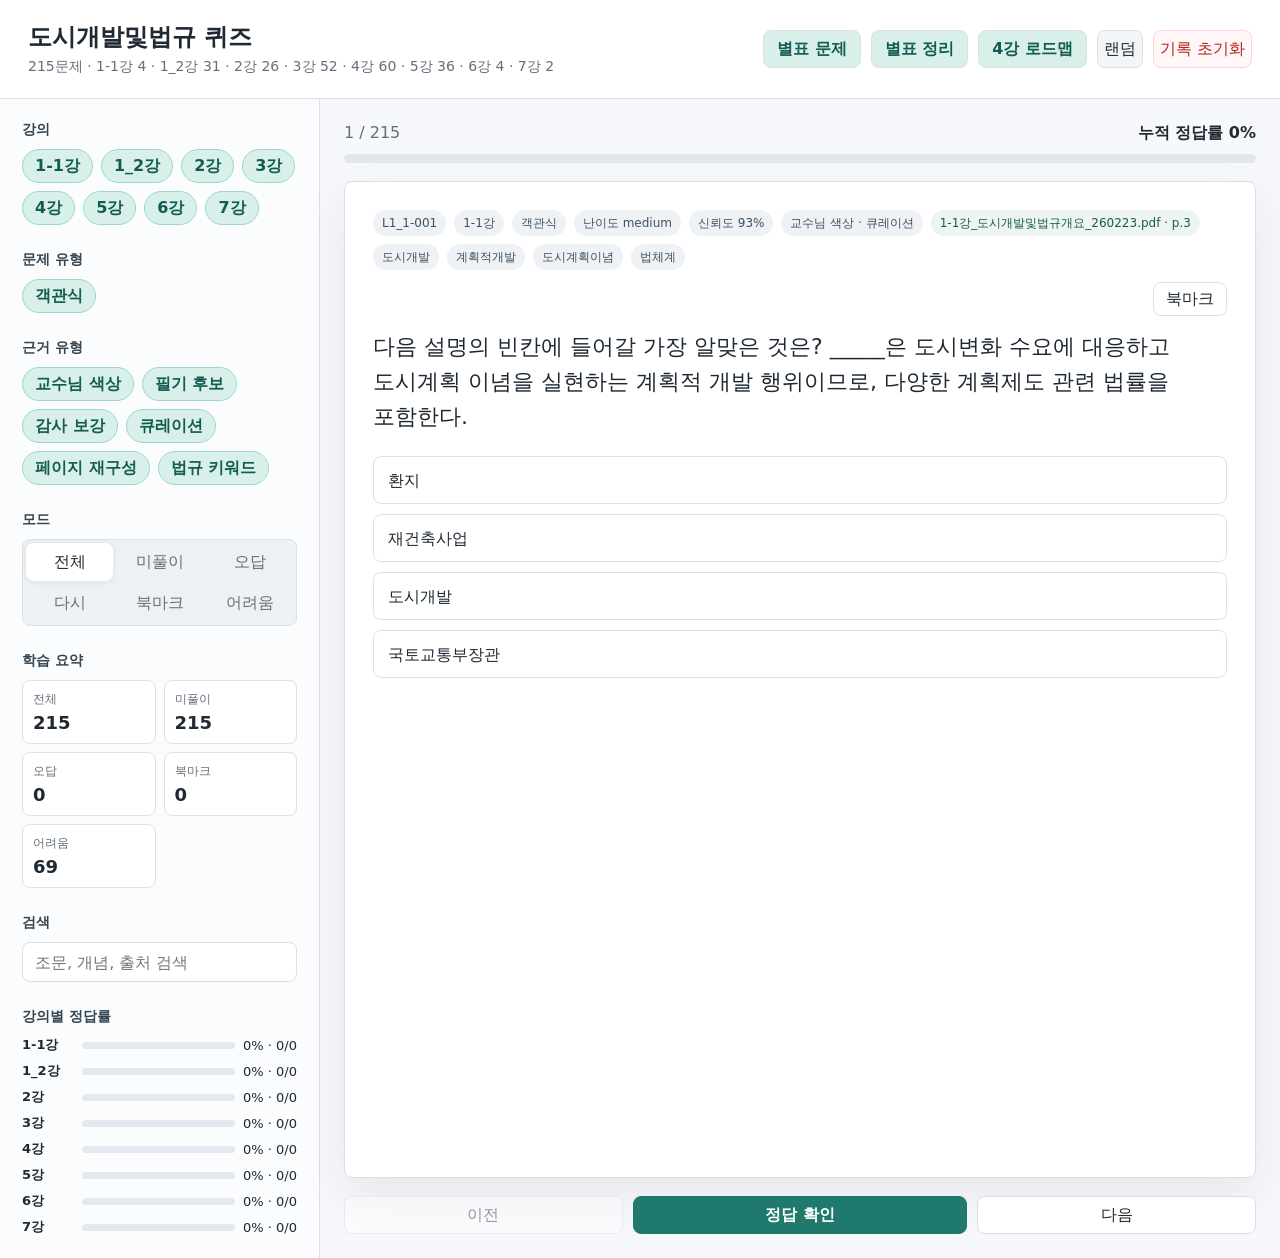
<file: index.html>
<!doctype html>
<html lang="ko">
  <head>
    <meta charset="utf-8" />
    <meta name="viewport" content="width=device-width, initial-scale=1" />
    <title>도시개발및법규 퀴즈</title>
    <link rel="stylesheet" href="styles.css" />
  </head>
  <body>
    <div class="app-shell">
      <header class="topbar">
        <div>
          <h1>도시개발및법규 퀴즈</h1>
          <p id="dataSummary">문제 데이터를 불러오는 중</p>
        </div>
        <div class="top-actions">
          <a class="link-btn" href="star-quiz.html">별표 문제</a>
          <a class="link-btn" href="star-notes.html">별표 정리</a>
          <a class="link-btn" href="lecture4-roadmap.html">4강 로드맵</a>
          <button id="shuffleBtn" class="ghost-btn" type="button">랜덤</button>
          <button id="resetBtn" class="danger-btn" type="button">기록 초기화</button>
        </div>
      </header>

      <aside class="control-panel" aria-label="퀴즈 필터">
        <section>
          <h2>강의</h2>
          <div id="lectureFilters" class="chip-grid"></div>
        </section>

        <section>
          <h2>문제 유형</h2>
          <div id="typeFilters" class="chip-grid"></div>
        </section>

        <section>
          <h2>근거 유형</h2>
          <div id="evidenceFilters" class="chip-grid"></div>
        </section>

        <section>
          <h2>모드</h2>
          <div class="mode-tabs" role="tablist" aria-label="풀이 모드">
            <button class="mode-btn active" data-mode="all" type="button">전체</button>
            <button class="mode-btn" data-mode="unseen" type="button">미풀이</button>
            <button class="mode-btn" data-mode="wrong" type="button">오답</button>
            <button class="mode-btn" data-mode="retry" type="button">다시</button>
            <button class="mode-btn" data-mode="bookmarked" type="button">북마크</button>
            <button class="mode-btn" data-mode="focus" type="button">어려움</button>
          </div>
        </section>

        <section>
          <h2>학습 요약</h2>
          <div id="studySummary" class="summary-grid"></div>
        </section>

        <section>
          <h2>검색</h2>
          <input id="searchInput" type="search" placeholder="조문, 개념, 출처 검색" autocomplete="off" />
        </section>

        <section>
          <h2>강의별 정답률</h2>
          <div id="lectureStats" class="stats-list"></div>
        </section>
      </aside>

      <main class="quiz-area">
        <section class="progress-strip">
          <div>
            <span id="positionText">0 / 0</span>
            <strong id="accuracyText">정답률 0%</strong>
          </div>
          <div class="progress-track" aria-hidden="true">
            <div id="progressBar" class="progress-bar"></div>
          </div>
        </section>

        <section id="quizPanel" class="quiz-panel" aria-live="polite">
          <div class="empty-state">필터에 맞는 문제를 불러오는 중입니다.</div>
        </section>

        <nav class="quiz-nav" aria-label="문제 이동">
          <button id="prevBtn" type="button">이전</button>
          <button id="checkBtn" class="primary-btn" type="button">정답 확인</button>
          <button id="nextBtn" type="button">다음</button>
        </nav>
      </main>
    </div>

    <script src="questions-data.js"></script>
    <script src="app.js"></script>
  </body>
</html>
</file>
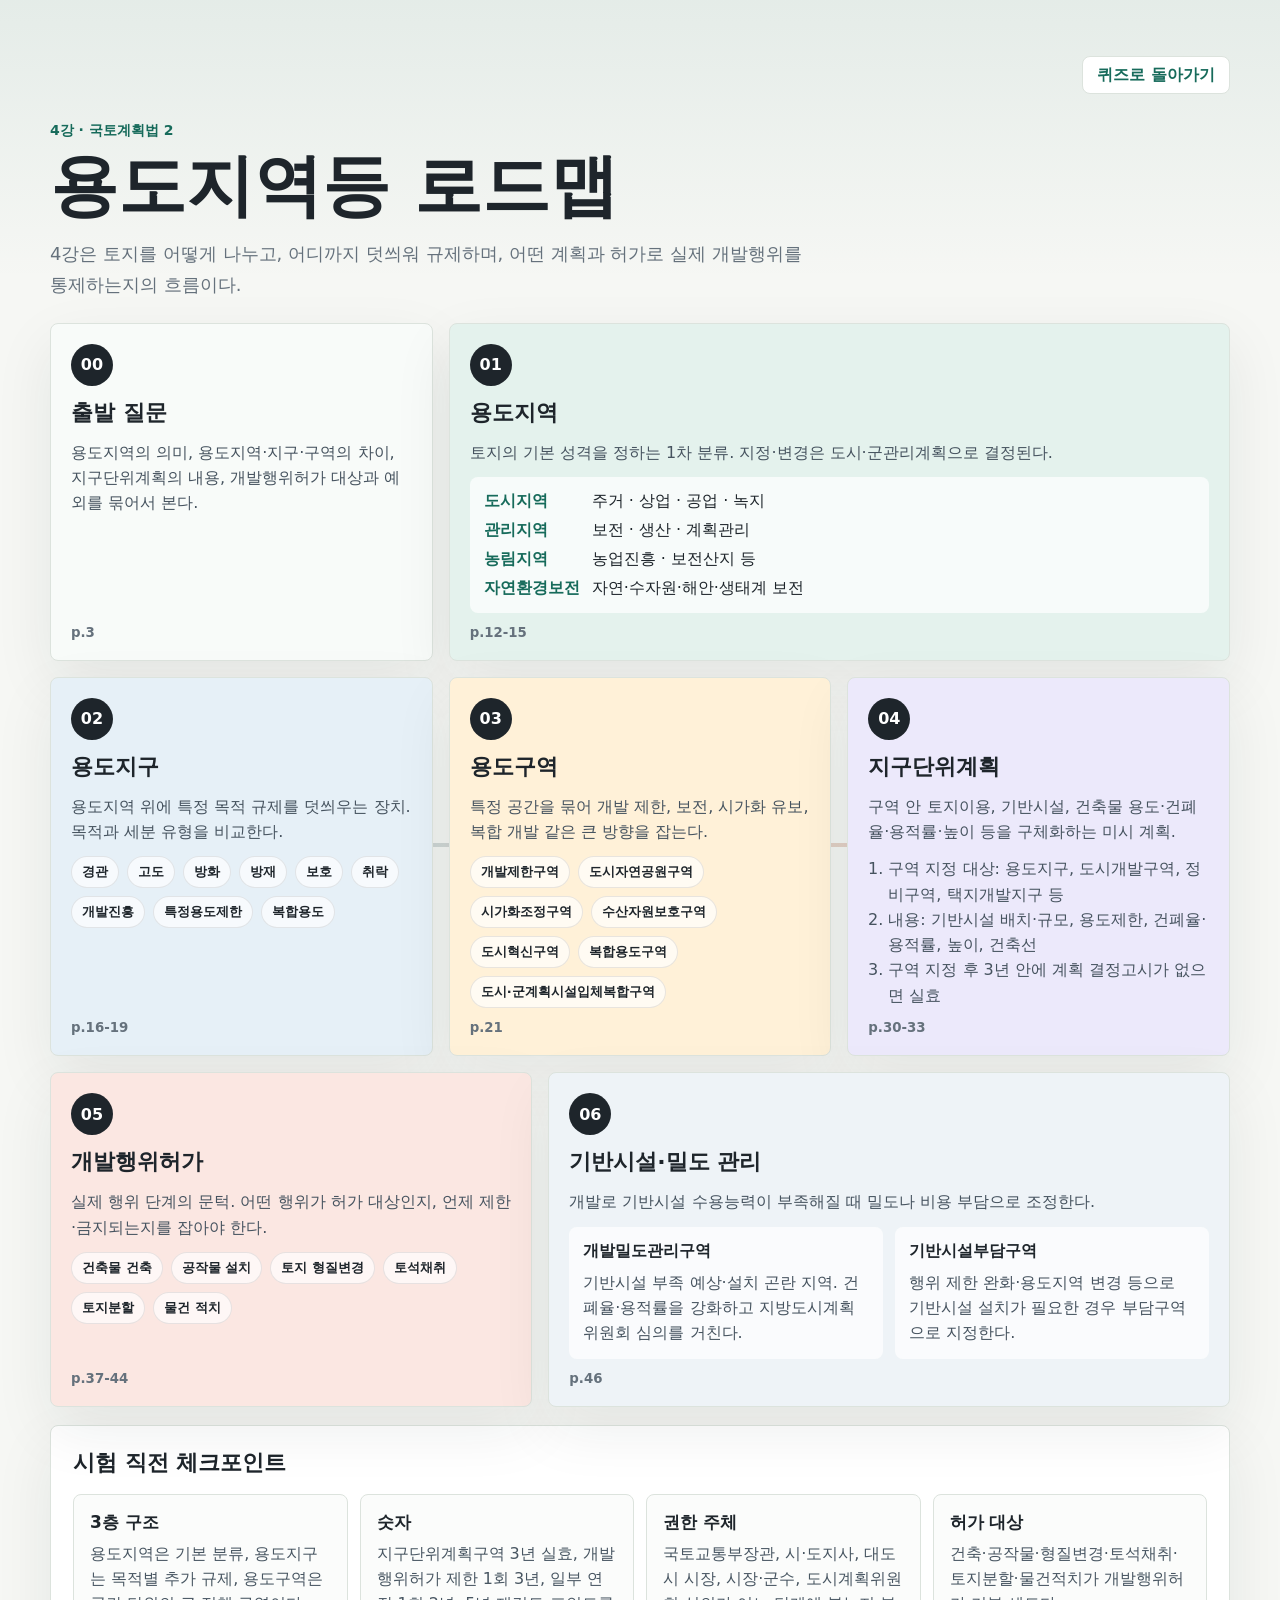
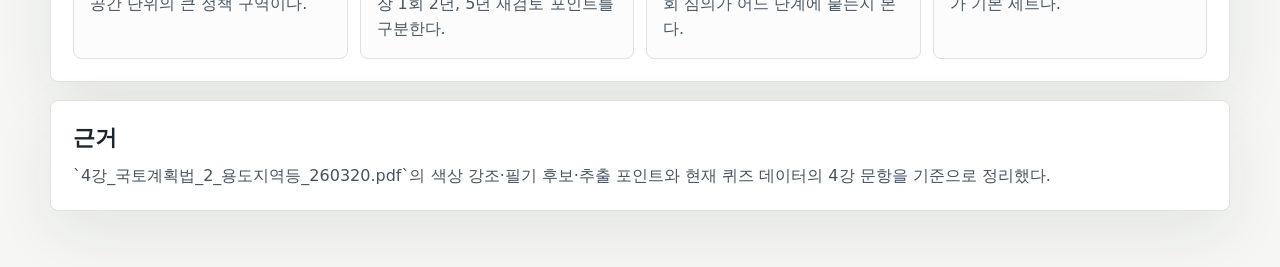
<file: lecture4-roadmap.html>
<!doctype html>
<html lang="ko">
  <head>
    <meta charset="utf-8" />
    <meta name="viewport" content="width=device-width, initial-scale=1" />
    <title>4강 로드맵 · 용도지역등</title>
    <link rel="stylesheet" href="lecture4-roadmap.css" />
  </head>
  <body>
    <main class="roadmap-shell">
      <header class="hero">
        <nav class="top-links" aria-label="페이지 이동">
          <a href="index.html">퀴즈로 돌아가기</a>
        </nav>
        <p class="eyebrow">4강 · 국토계획법 2</p>
        <h1>용도지역등 로드맵</h1>
        <p class="lead">
          4강은 토지를 어떻게 나누고, 어디까지 덧씌워 규제하며, 어떤 계획과 허가로 실제 개발행위를 통제하는지의 흐름이다.
        </p>
      </header>

      <section class="study-path" aria-label="4강 전체 흐름">
        <article class="path-card intro">
          <span class="step">00</span>
          <h2>출발 질문</h2>
          <p>용도지역의 의미, 용도지역·지구·구역의 차이, 지구단위계획의 내용, 개발행위허가 대상과 예외를 묶어서 본다.</p>
          <small>p.3</small>
        </article>

        <div class="path-line" aria-hidden="true"></div>

        <article class="path-card region">
          <span class="step">01</span>
          <h2>용도지역</h2>
          <p>토지의 기본 성격을 정하는 1차 분류. 지정·변경은 도시·군관리계획으로 결정된다.</p>
          <div class="mini-grid four">
            <b>도시지역</b><span>주거 · 상업 · 공업 · 녹지</span>
            <b>관리지역</b><span>보전 · 생산 · 계획관리</span>
            <b>농림지역</b><span>농업진흥 · 보전산지 등</span>
            <b>자연환경보전</b><span>자연·수자원·해안·생태계 보전</span>
          </div>
          <small>p.12-15</small>
        </article>

        <article class="path-card district">
          <span class="step">02</span>
          <h2>용도지구</h2>
          <p>용도지역 위에 특정 목적 규제를 덧씌우는 장치. 목적과 세분 유형을 비교한다.</p>
          <div class="tag-cloud">
            <span>경관</span><span>고도</span><span>방화</span><span>방재</span><span>보호</span><span>취락</span><span>개발진흥</span><span>특정용도제한</span><span>복합용도</span>
          </div>
          <small>p.16-19</small>
        </article>

        <article class="path-card zone">
          <span class="step">03</span>
          <h2>용도구역</h2>
          <p>특정 공간을 묶어 개발 제한, 보전, 시가화 유보, 복합 개발 같은 큰 방향을 잡는다.</p>
          <div class="zone-list">
            <span>개발제한구역</span>
            <span>도시자연공원구역</span>
            <span>시가화조정구역</span>
            <span>수산자원보호구역</span>
            <span>도시혁신구역</span>
            <span>복합용도구역</span>
            <span>도시·군계획시설입체복합구역</span>
          </div>
          <small>p.21</small>
        </article>

        <article class="path-card unit">
          <span class="step">04</span>
          <h2>지구단위계획</h2>
          <p>구역 안 토지이용, 기반시설, 건축물 용도·건폐율·용적률·높이 등을 구체화하는 미시 계획.</p>
          <ol>
            <li>구역 지정 대상: 용도지구, 도시개발구역, 정비구역, 택지개발지구 등</li>
            <li>내용: 기반시설 배치·규모, 용도제한, 건폐율·용적률, 높이, 건축선</li>
            <li>구역 지정 후 3년 안에 계획 결정고시가 없으면 실효</li>
          </ol>
          <small>p.30-33</small>
        </article>

        <article class="path-card permit">
          <span class="step">05</span>
          <h2>개발행위허가</h2>
          <p>실제 행위 단계의 문턱. 어떤 행위가 허가 대상인지, 언제 제한·금지되는지를 잡아야 한다.</p>
          <div class="permit-grid">
            <span>건축물 건축</span>
            <span>공작물 설치</span>
            <span>토지 형질변경</span>
            <span>토석채취</span>
            <span>토지분할</span>
            <span>물건 적치</span>
          </div>
          <small>p.37-44</small>
        </article>

        <article class="path-card infra">
          <span class="step">06</span>
          <h2>기반시설·밀도 관리</h2>
          <p>개발로 기반시설 수용능력이 부족해질 때 밀도나 비용 부담으로 조정한다.</p>
          <div class="compare">
            <div>
              <h3>개발밀도관리구역</h3>
              <p>기반시설 부족 예상·설치 곤란 지역. 건폐율·용적률을 강화하고 지방도시계획위원회 심의를 거친다.</p>
            </div>
            <div>
              <h3>기반시설부담구역</h3>
              <p>행위 제한 완화·용도지역 변경 등으로 기반시설 설치가 필요한 경우 부담구역으로 지정한다.</p>
            </div>
          </div>
          <small>p.46</small>
        </article>
      </section>

      <section class="memory-board" aria-label="암기 체크포인트">
        <h2>시험 직전 체크포인트</h2>
        <div class="check-grid">
          <article>
            <h3>3층 구조</h3>
            <p>용도지역은 기본 분류, 용도지구는 목적별 추가 규제, 용도구역은 공간 단위의 큰 정책 구역이다.</p>
          </article>
          <article>
            <h3>숫자</h3>
            <p>지구단위계획구역 3년 실효, 개발행위허가 제한 1회 3년, 일부 연장 1회 2년, 5년 재검토 포인트를 구분한다.</p>
          </article>
          <article>
            <h3>권한 주체</h3>
            <p>국토교통부장관, 시·도지사, 대도시 시장, 시장·군수, 도시계획위원회 심의가 어느 단계에 붙는지 본다.</p>
          </article>
          <article>
            <h3>허가 대상</h3>
            <p>건축·공작물·형질변경·토석채취·토지분할·물건적치가 개발행위허가 기본 세트다.</p>
          </article>
        </div>
      </section>

      <section class="source-note">
        <h2>근거</h2>
        <p>
          `4강_국토계획법_2_용도지역등_260320.pdf`의 색상 강조·필기 후보·추출 포인트와 현재 퀴즈 데이터의 4강 문항을 기준으로 정리했다.
        </p>
      </section>
    </main>
  </body>
</html>
</file>
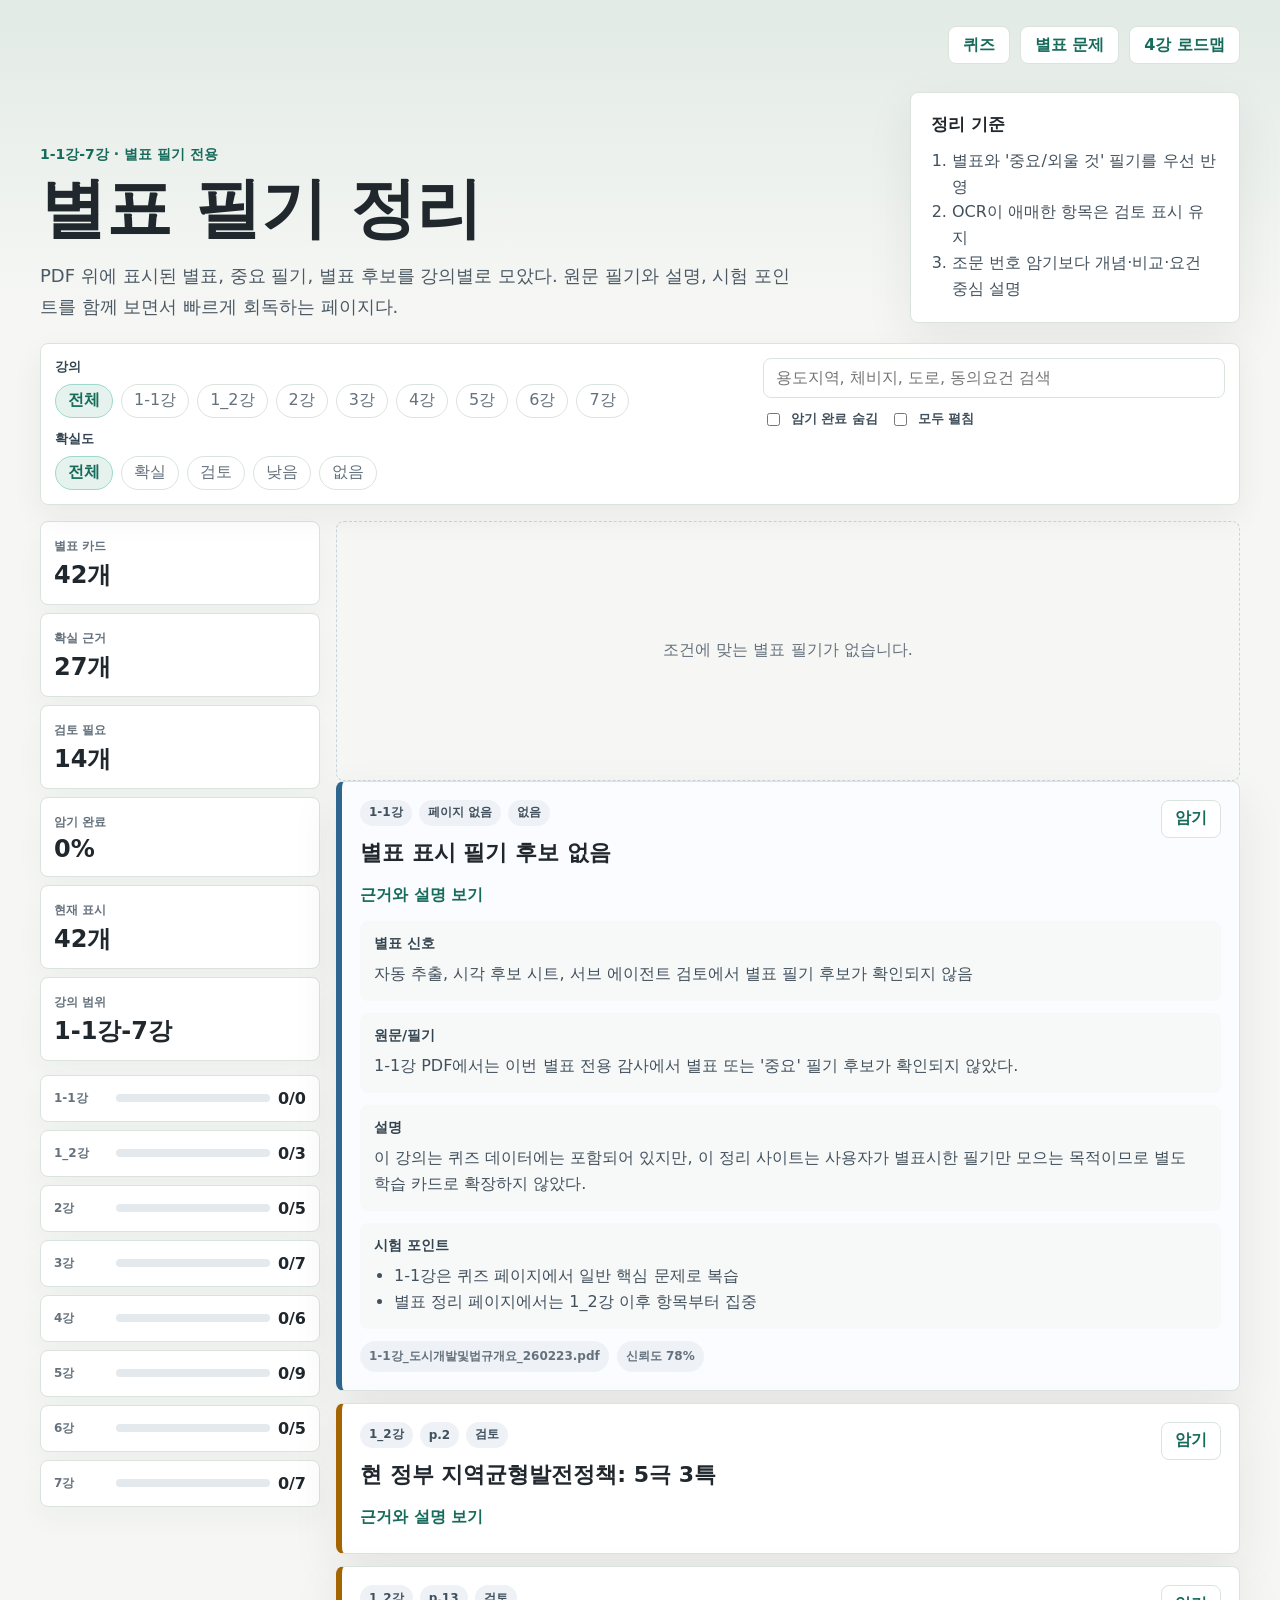
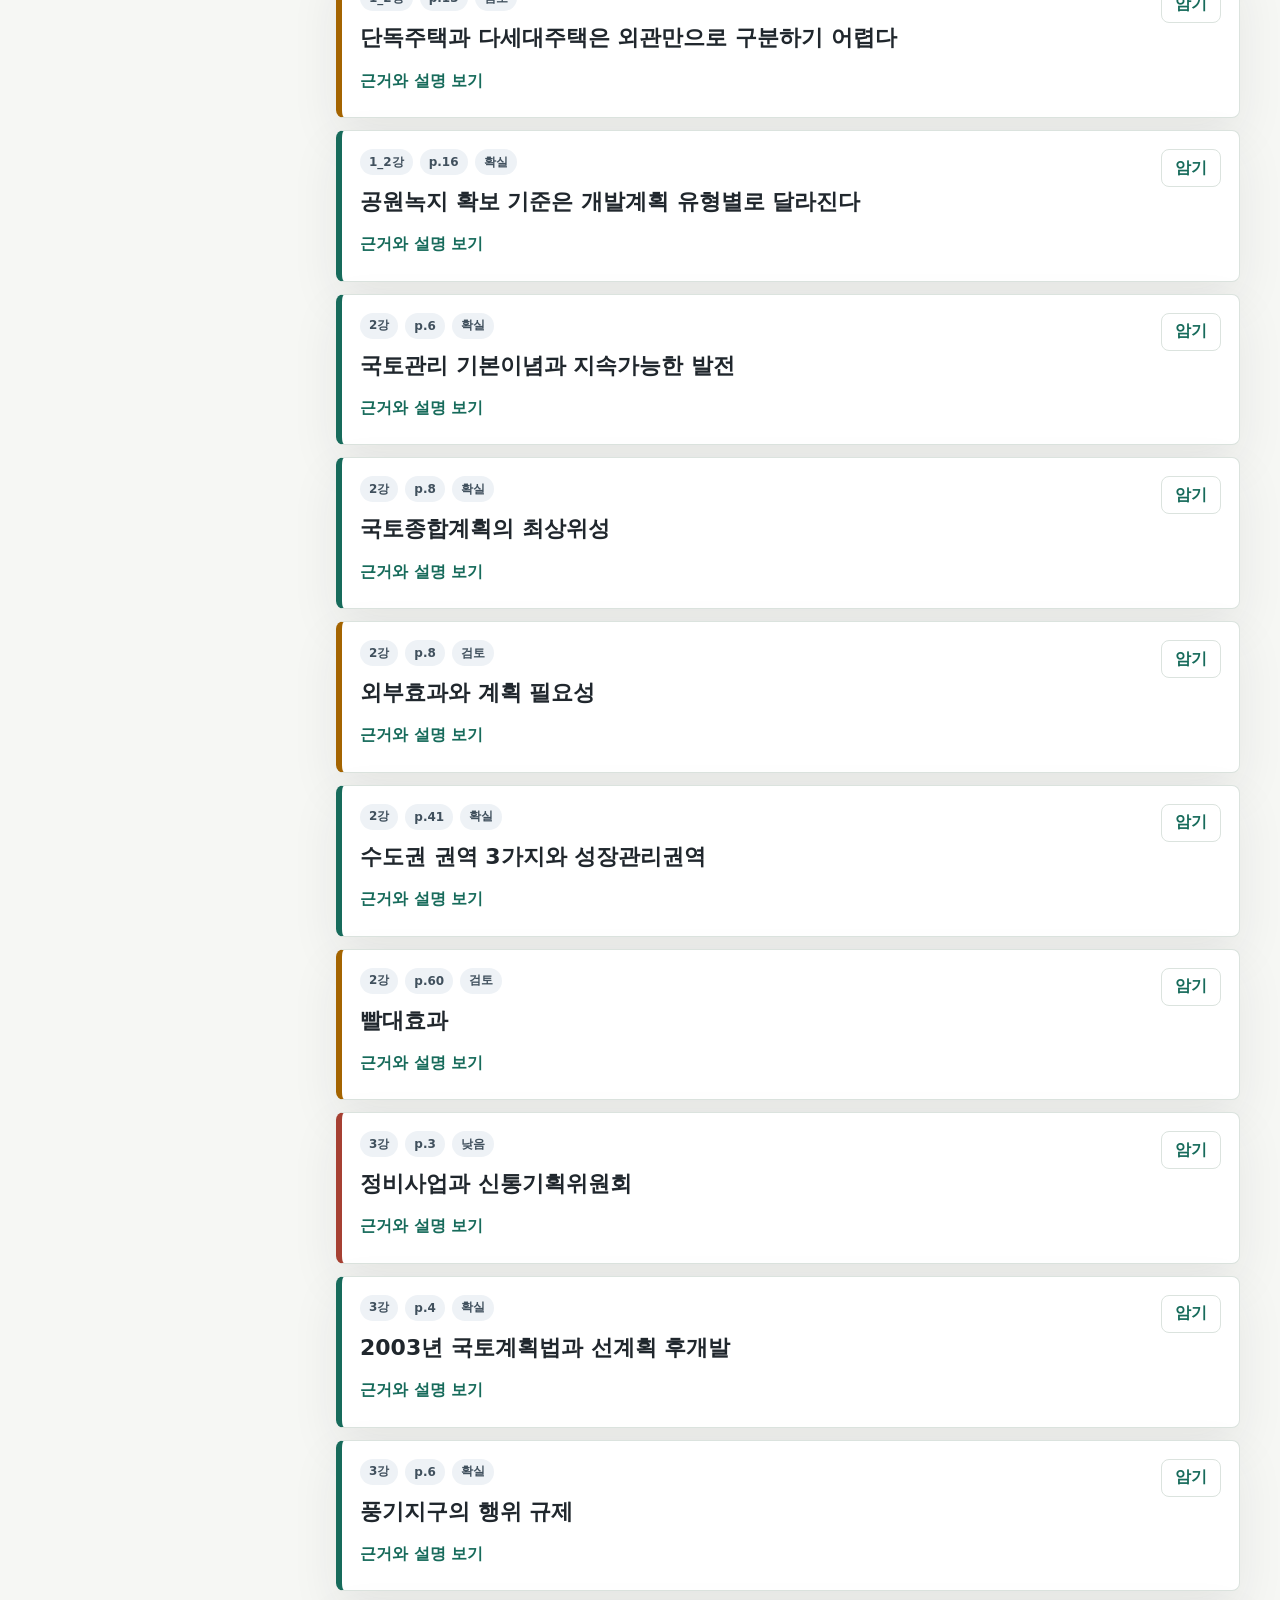
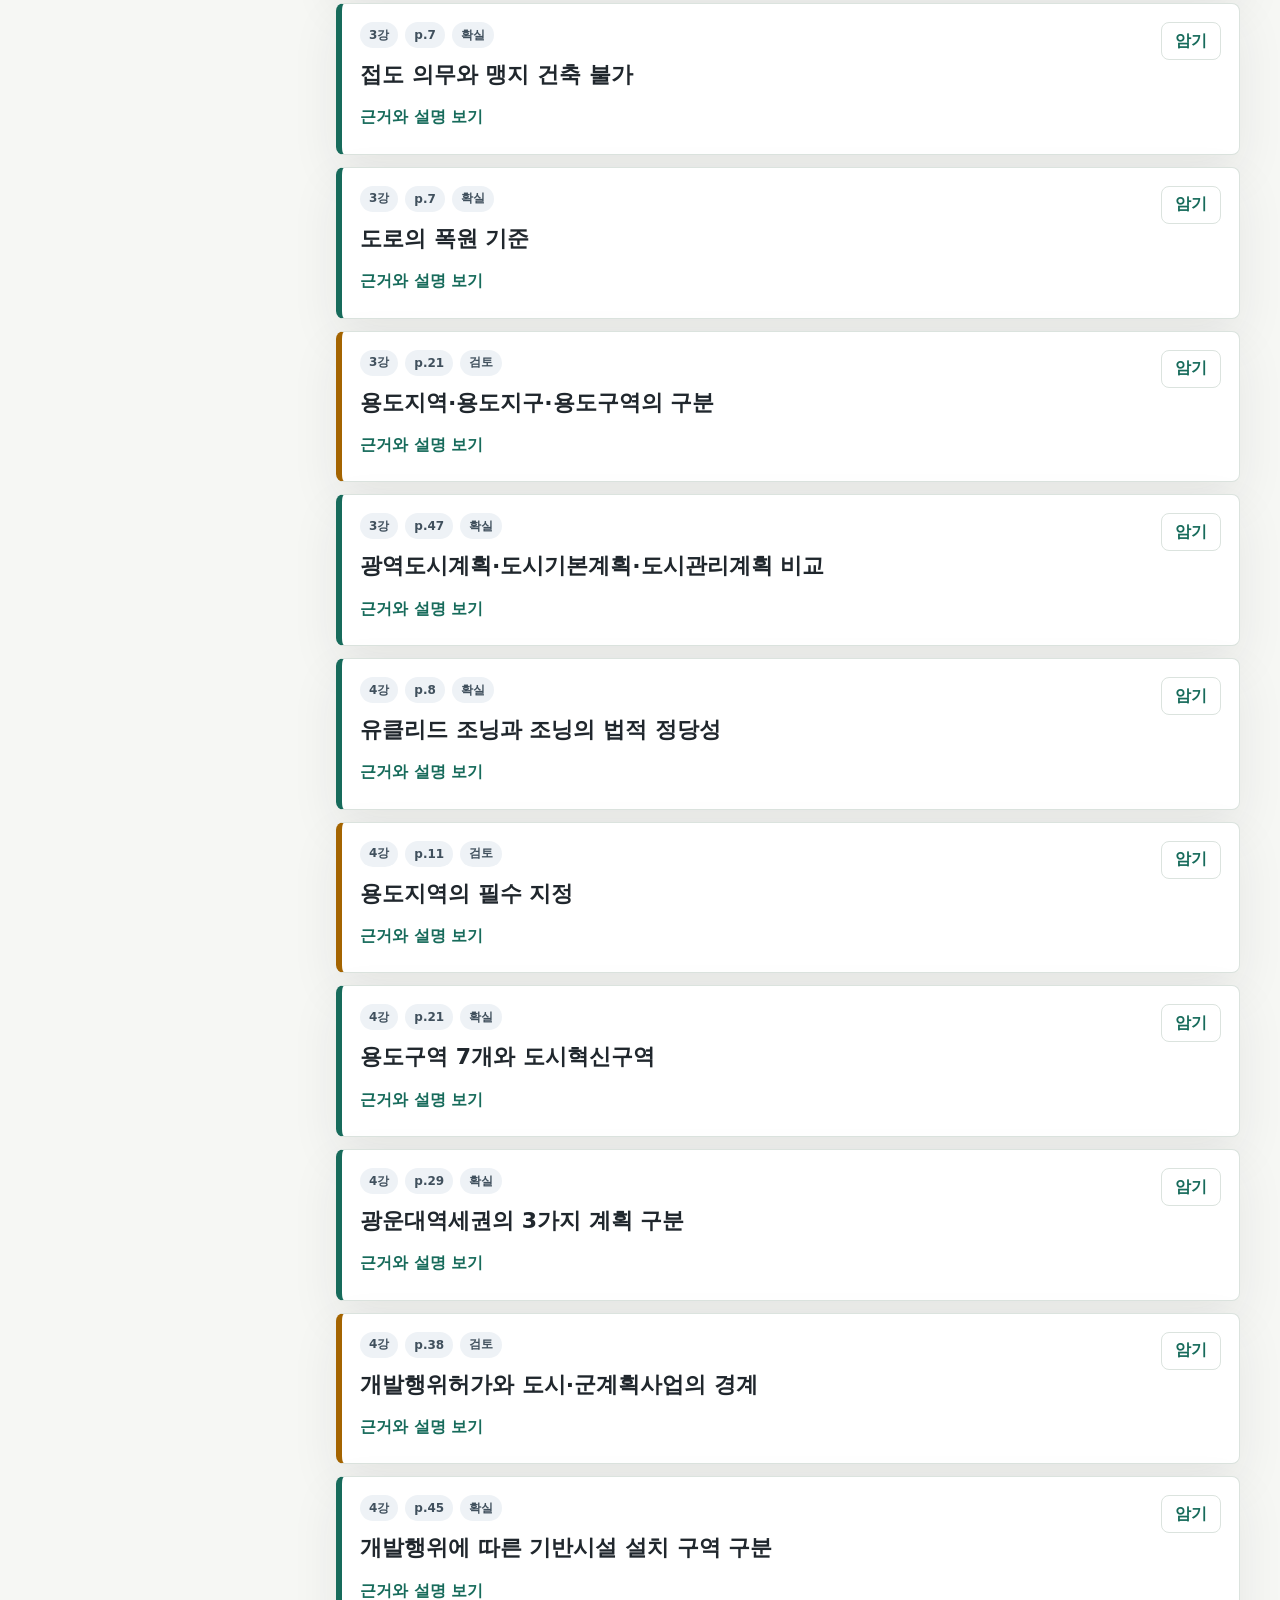
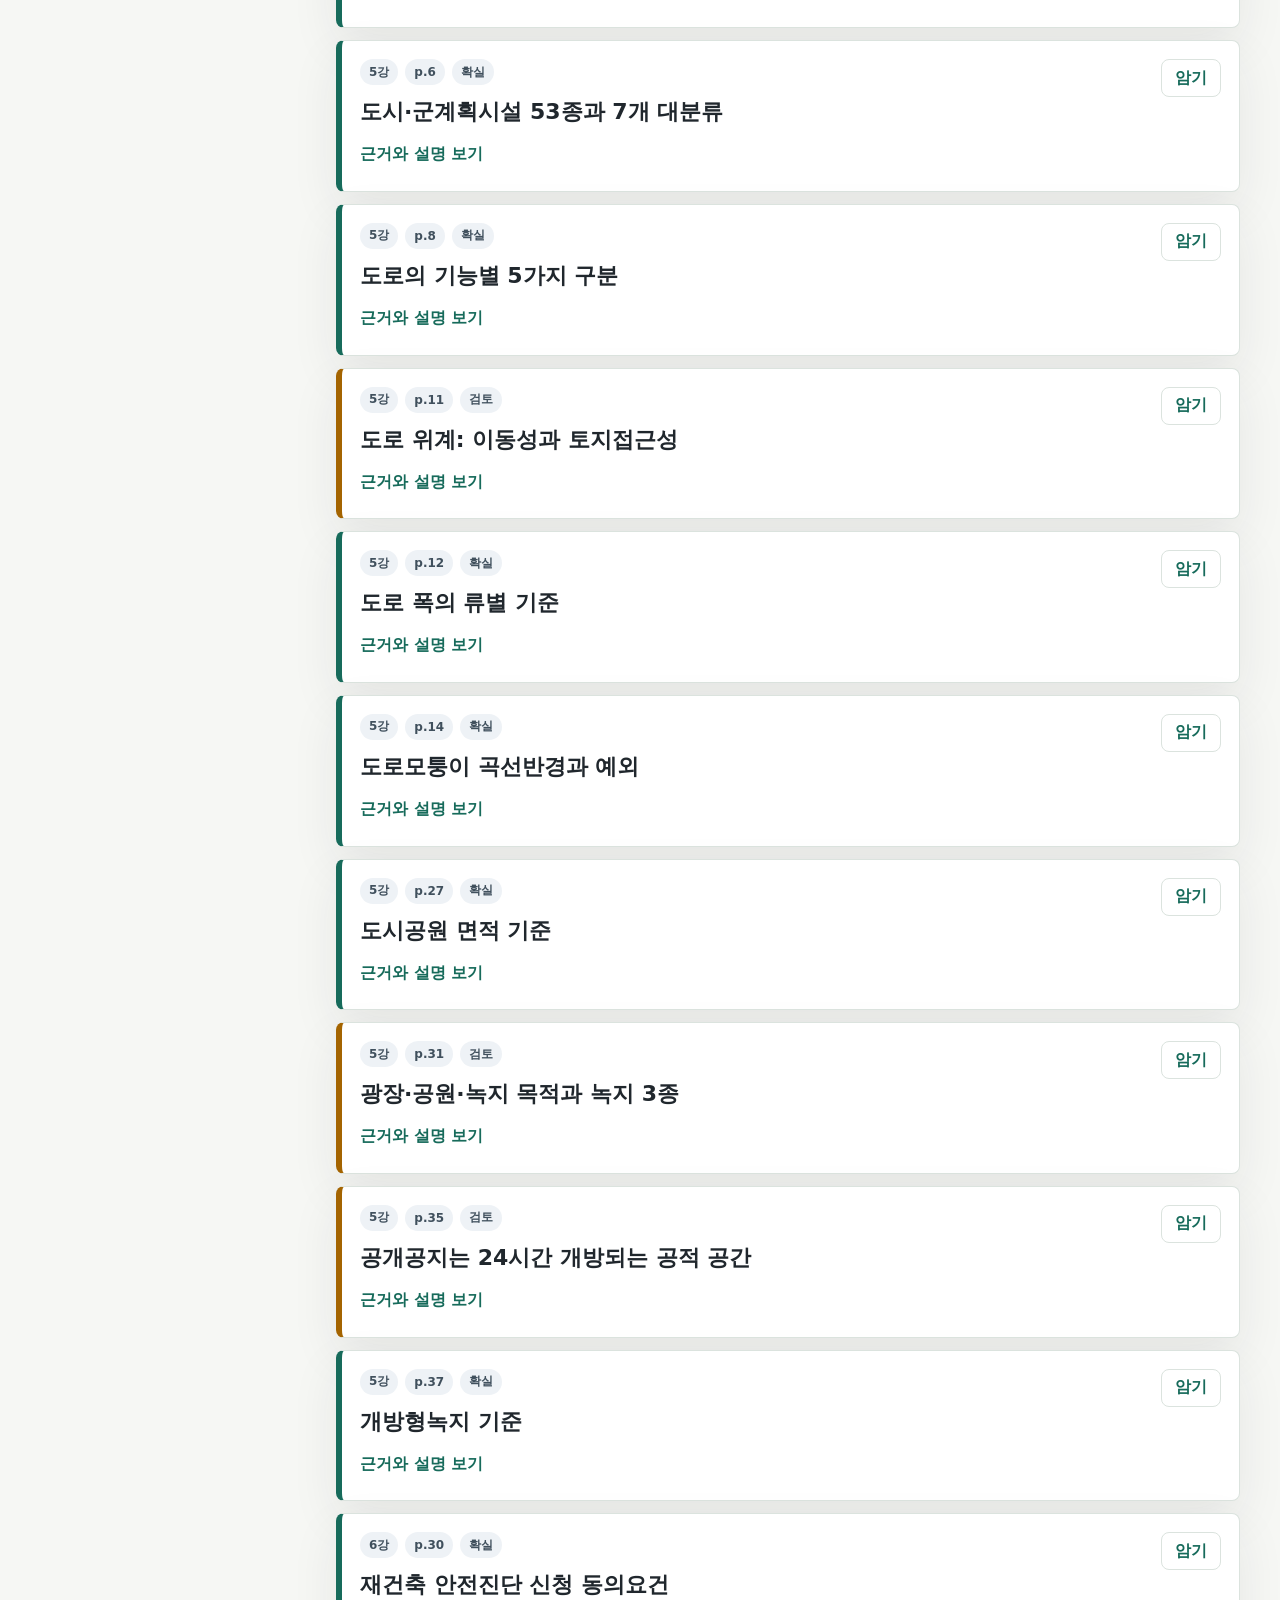
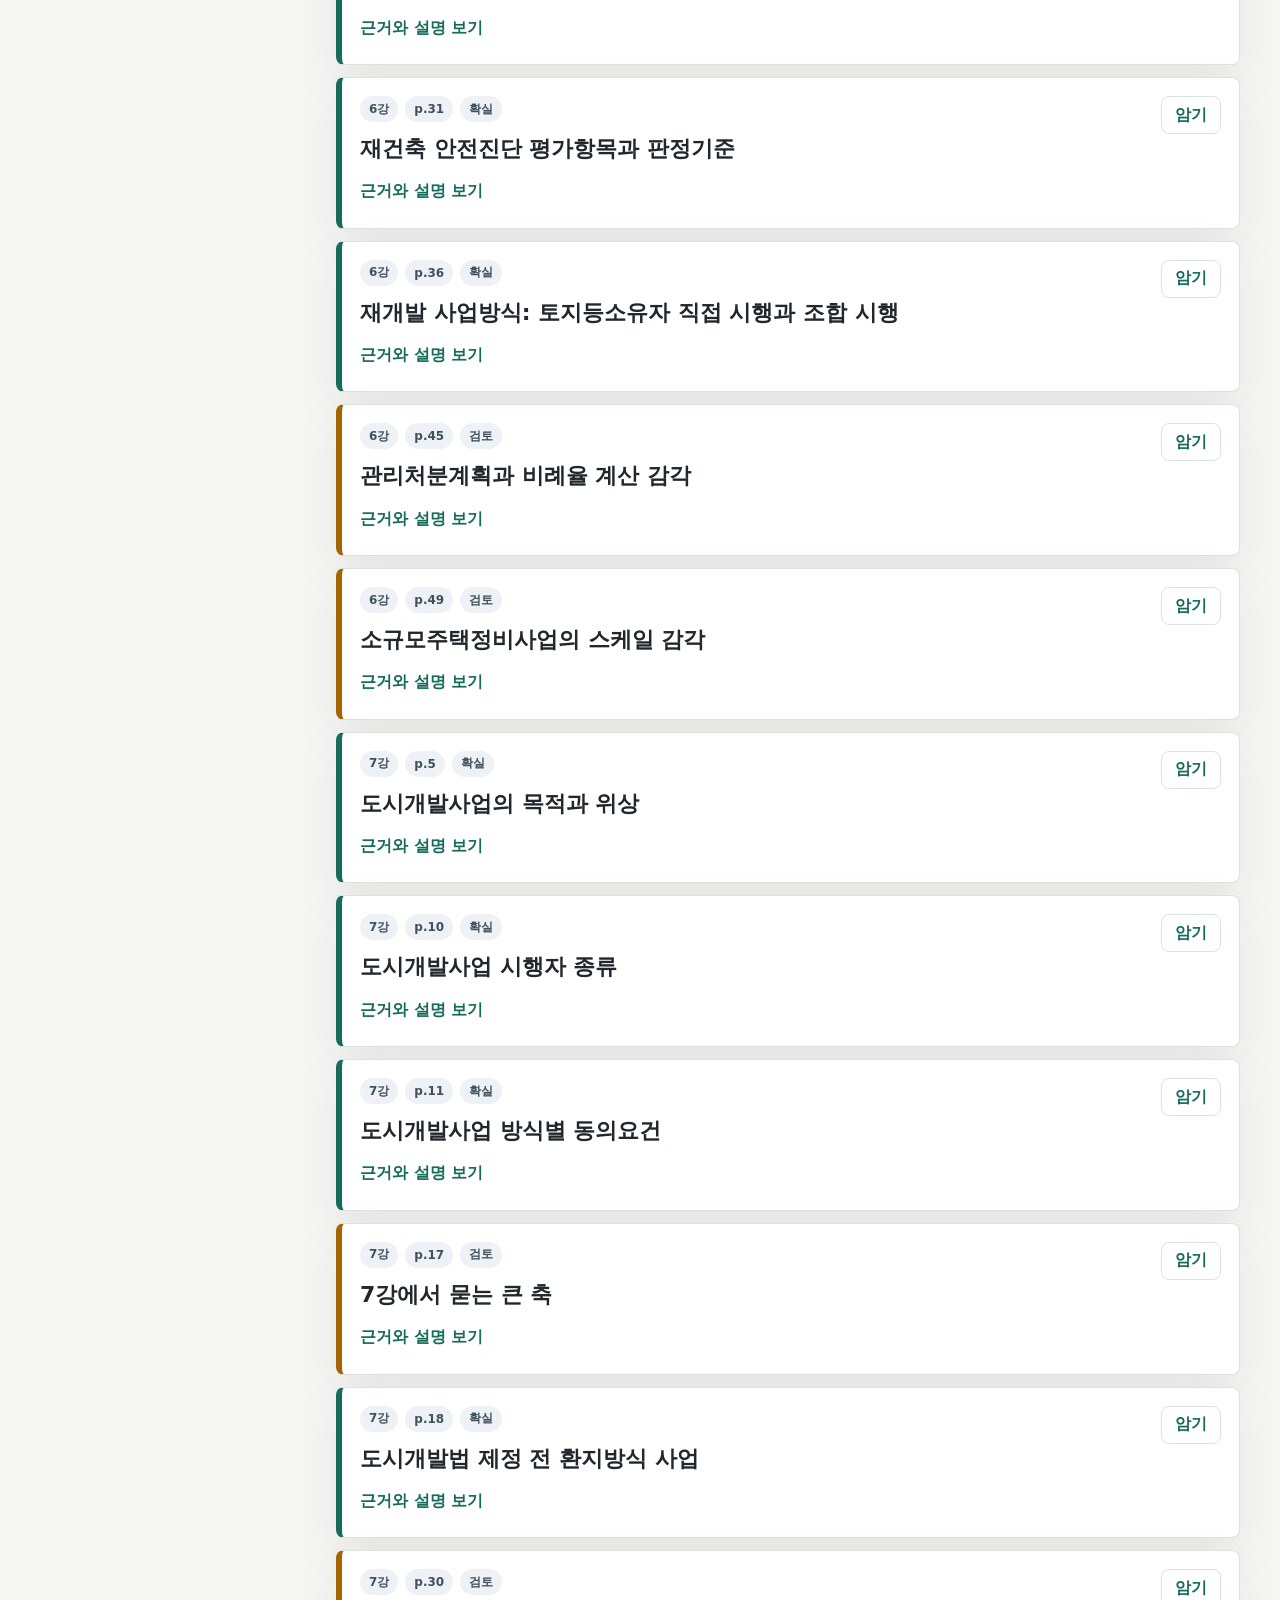
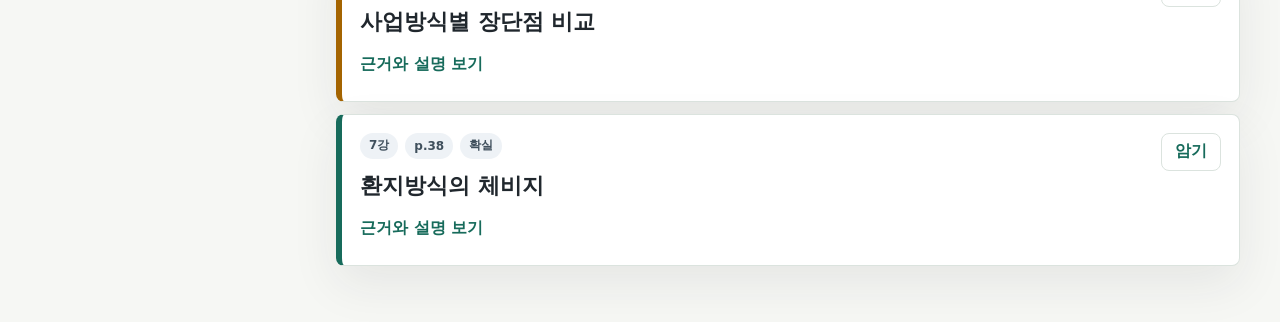
<file: star-notes.html>
<!doctype html>
<html lang="ko">
  <head>
    <meta charset="utf-8" />
    <meta name="viewport" content="width=device-width, initial-scale=1" />
    <title>별표 필기 정리 · 도시개발및법규</title>
    <link rel="stylesheet" href="star-notes.css" />
    <script defer src="star-notes-data.js"></script>
    <script defer src="star-notes.js"></script>
  </head>
  <body>
    <main class="page-shell">
      <nav class="top-links" aria-label="페이지 이동">
        <a href="index.html">퀴즈</a>
        <a href="star-quiz.html">별표 문제</a>
        <a href="lecture4-roadmap.html">4강 로드맵</a>
      </nav>

      <header class="hero">
        <div>
          <p class="eyebrow">1-1강-7강 · 별표 필기 전용</p>
          <h1>별표 필기 정리</h1>
          <p class="lead">
            PDF 위에 표시된 별표, 중요 필기, 별표 후보를 강의별로 모았다. 원문 필기와 설명, 시험 포인트를 함께 보면서 빠르게 회독하는 페이지다.
          </p>
        </div>
        <aside class="hero-card" aria-label="정리 기준">
          <h2>정리 기준</h2>
          <ol>
            <li>별표와 '중요/외울 것' 필기를 우선 반영</li>
            <li>OCR이 애매한 항목은 검토 표시 유지</li>
            <li>조문 번호 암기보다 개념·비교·요건 중심 설명</li>
          </ol>
        </aside>
      </header>

      <section class="toolbar" aria-label="필터">
        <div class="filters">
          <div class="filter-block">
            <span>강의</span>
            <div id="lectureFilters" class="chip-grid"></div>
          </div>
          <div class="filter-block">
            <span>확실도</span>
            <div id="certaintyFilters" class="chip-grid"></div>
          </div>
        </div>
        <div class="tools">
          <input id="searchInput" type="search" placeholder="용도지역, 체비지, 도로, 동의요건 검색" autocomplete="off" />
          <div class="toggles">
            <label><input id="hideDone" type="checkbox" /> 암기 완료 숨김</label>
            <label><input id="openAll" type="checkbox" /> 모두 펼침</label>
          </div>
        </div>
      </section>

      <div class="layout">
        <aside class="side-panel" aria-label="학습 현황">
          <section id="summary" class="summary-grid"></section>
          <section id="lectureStats" class="lecture-stats"></section>
        </aside>

        <section aria-label="별표 필기 목록">
          <div id="emptyState" class="empty-state" hidden>조건에 맞는 별표 필기가 없습니다.</div>
          <div id="notesList" class="notes-list"></div>
        </section>
      </div>
    </main>
  </body>
</html>
</file>
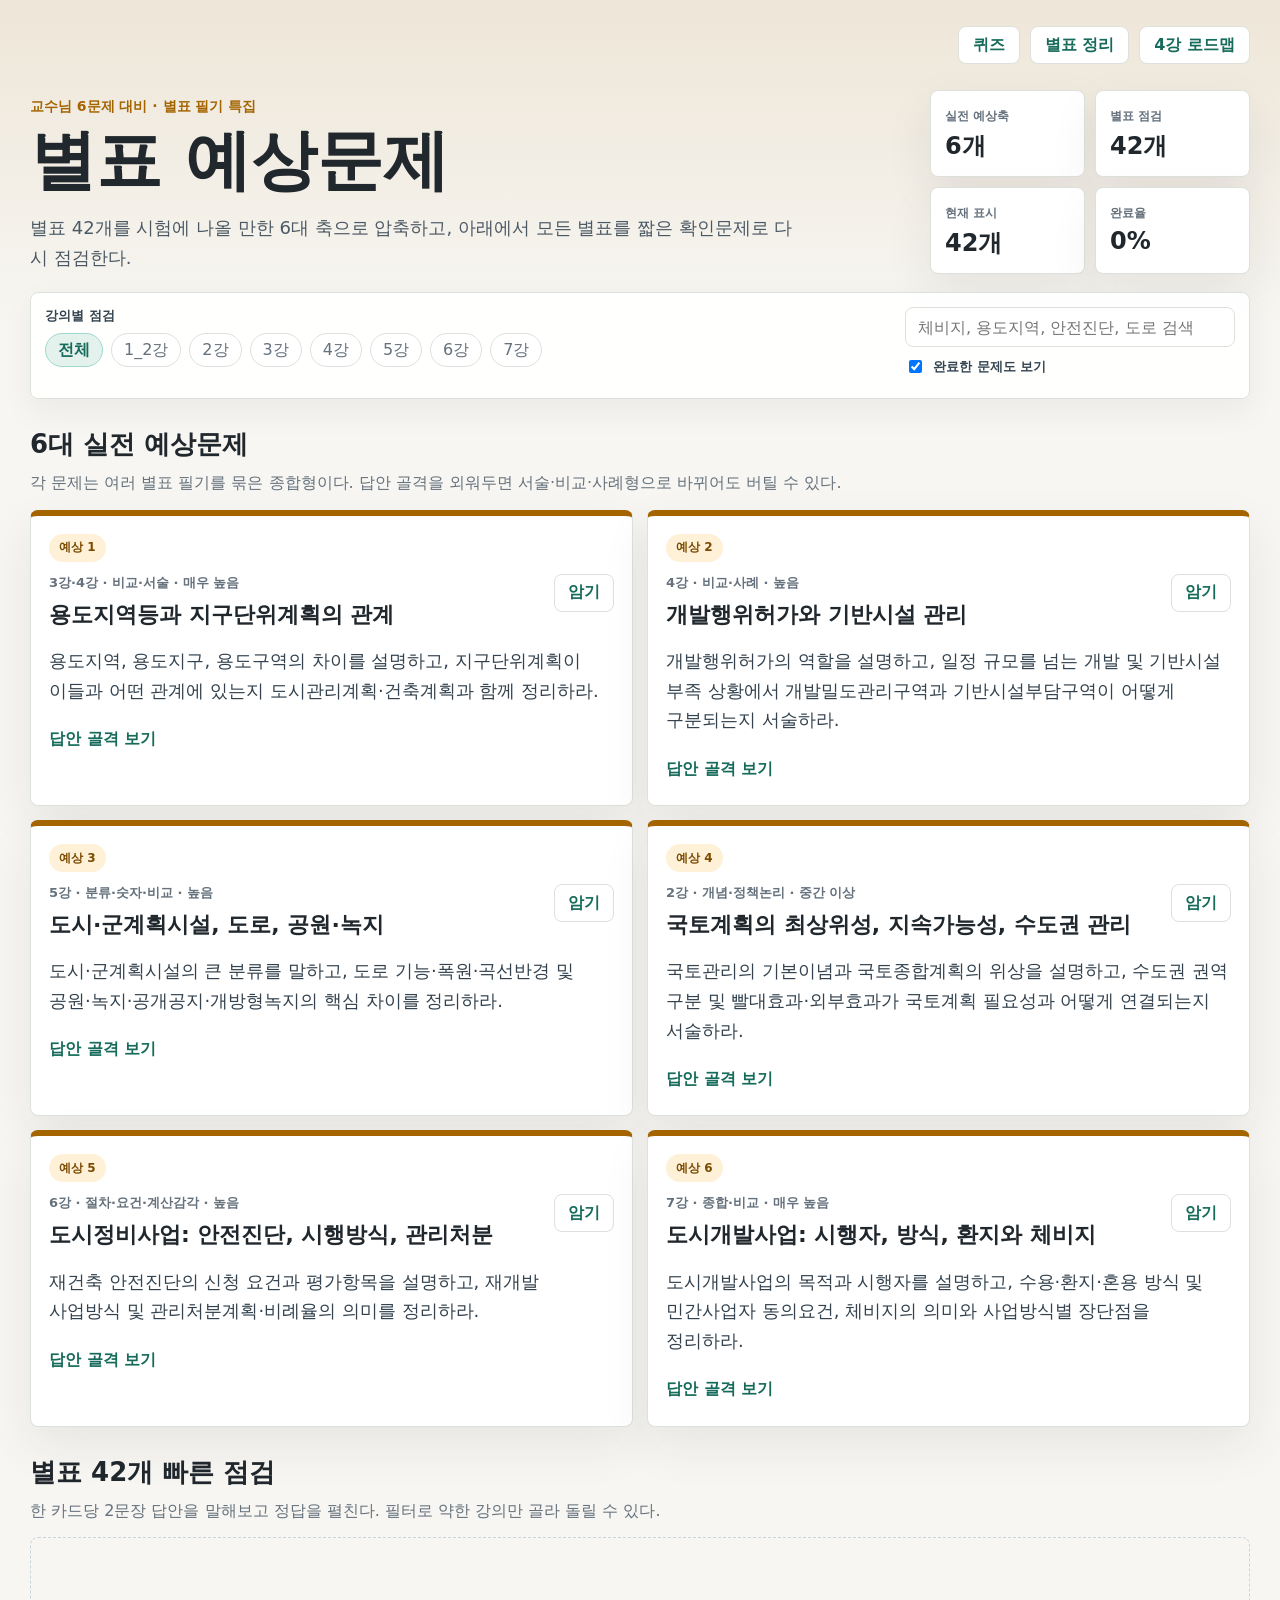
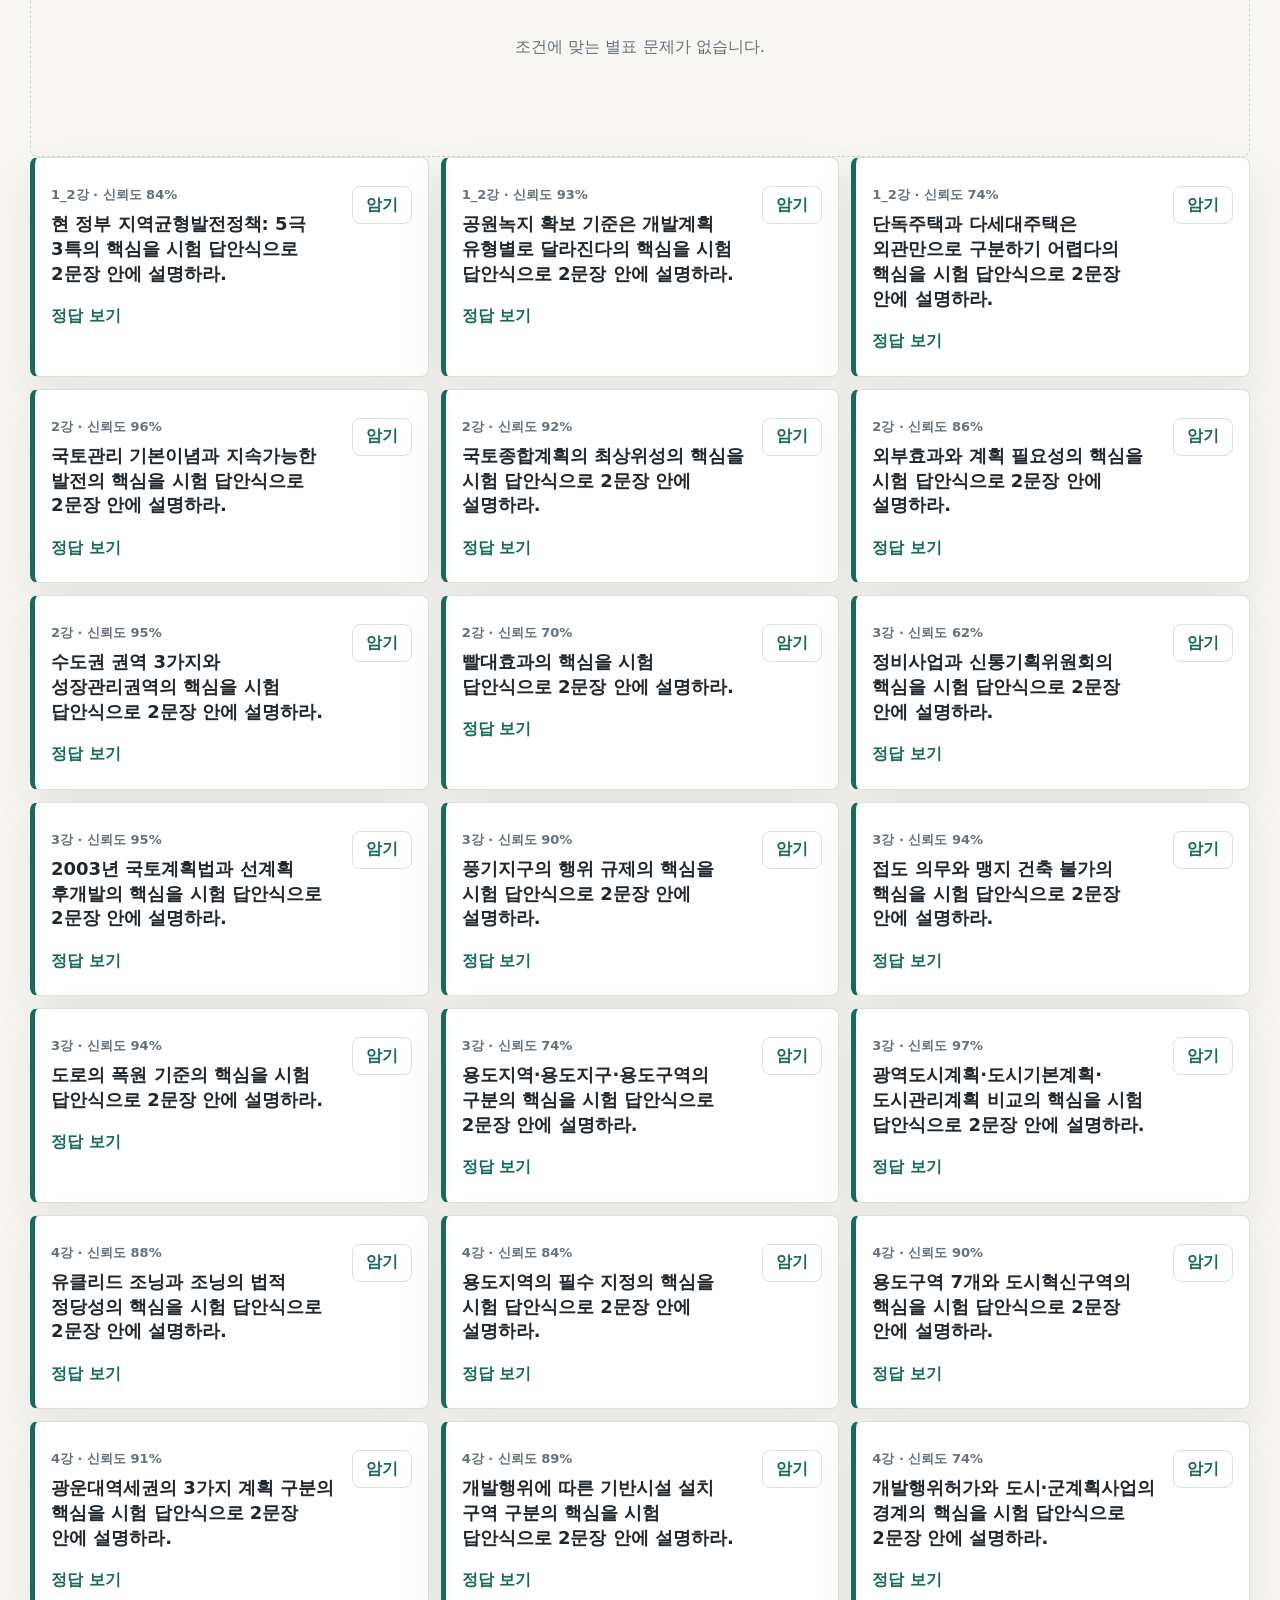
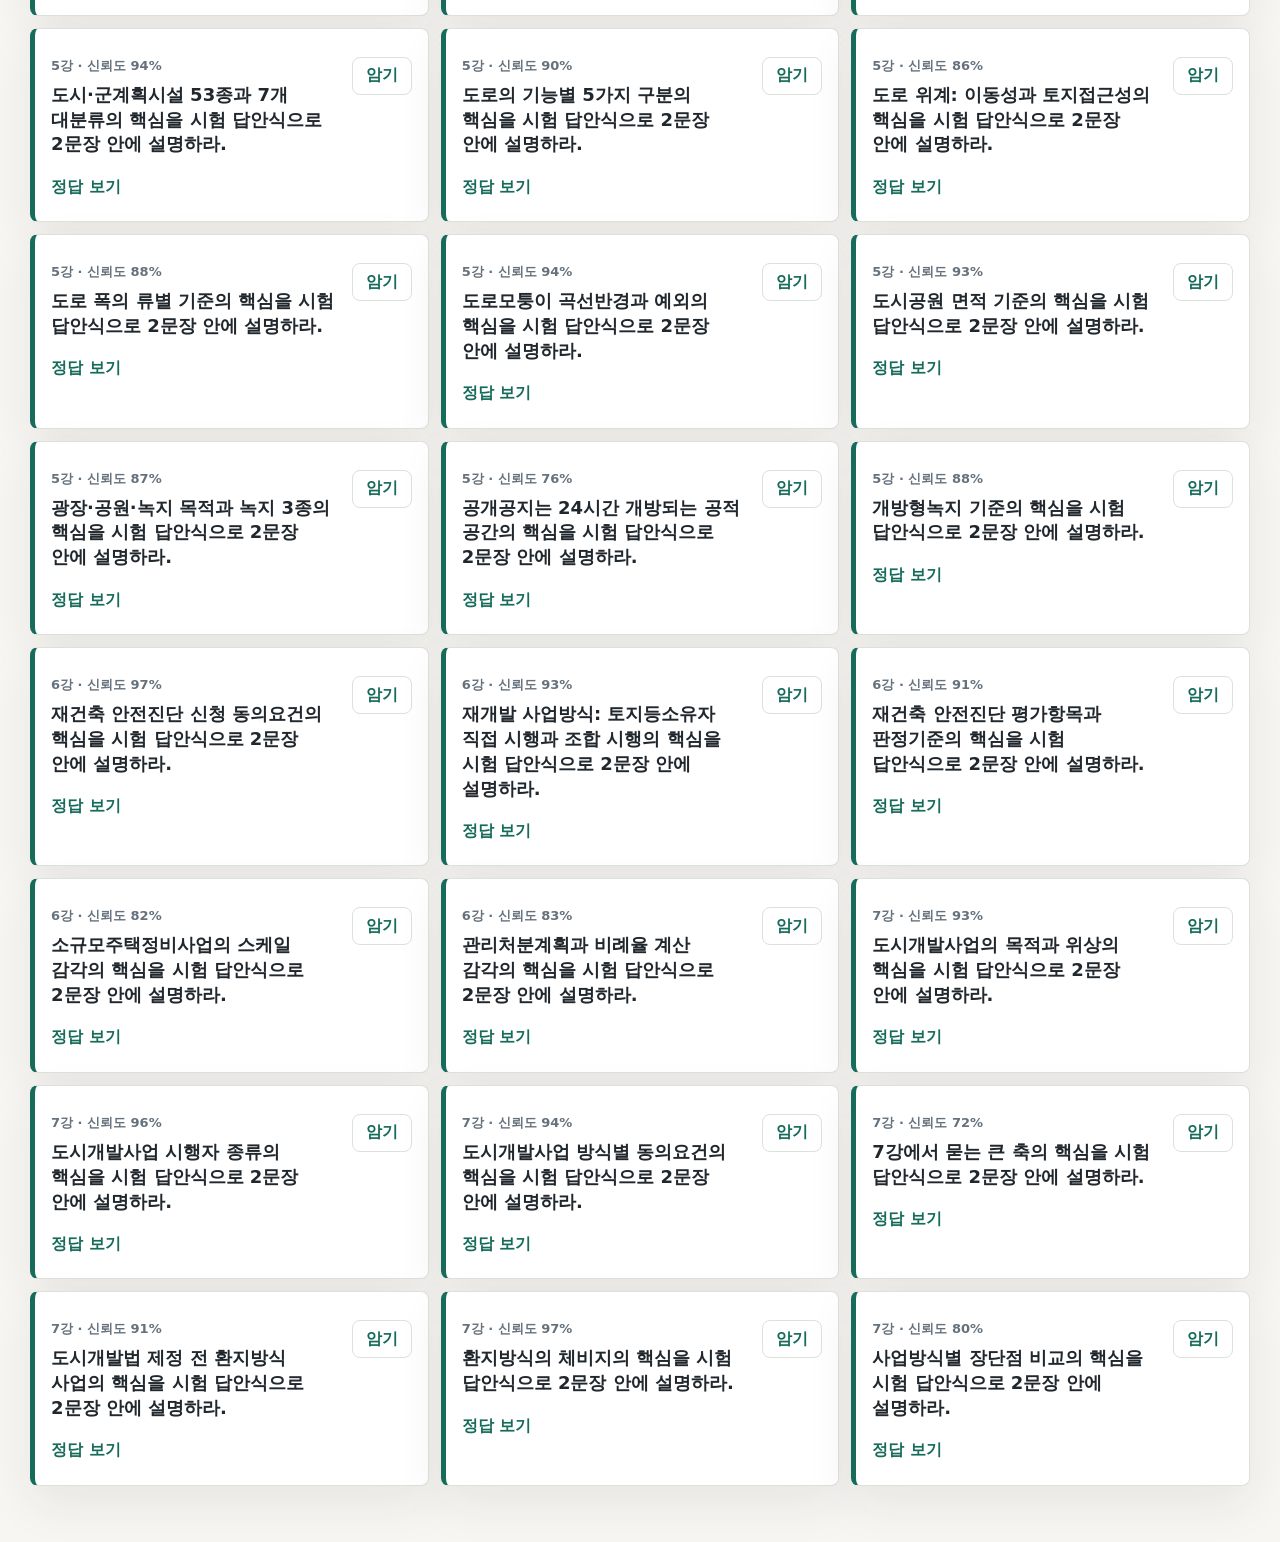
<file: star-quiz.html>
<!doctype html>
<html lang="ko">
  <head>
    <meta charset="utf-8" />
    <meta name="viewport" content="width=device-width, initial-scale=1" />
    <title>별표 문제 특집 · 도시개발및법규</title>
    <link rel="stylesheet" href="star-quiz.css" />
    <script defer src="star-notes-data.js"></script>
    <script defer src="star-quiz-data.js"></script>
    <script defer src="star-quiz.js"></script>
  </head>
  <body>
    <main class="page-shell">
      <nav class="top-links" aria-label="페이지 이동">
        <a href="index.html">퀴즈</a>
        <a href="star-notes.html">별표 정리</a>
        <a href="lecture4-roadmap.html">4강 로드맵</a>
      </nav>

      <header class="hero">
        <div>
          <p class="eyebrow">교수님 6문제 대비 · 별표 필기 특집</p>
          <h1>별표 예상문제</h1>
          <p class="lead">
            별표 42개를 시험에 나올 만한 6대 축으로 압축하고, 아래에서 모든 별표를 짧은 확인문제로 다시 점검한다.
          </p>
        </div>
        <section id="summary" class="summary-grid" aria-label="학습 현황"></section>
      </header>

      <section class="toolbar" aria-label="별표 문제 필터">
        <div class="filter-block">
          <span>강의별 점검</span>
          <div id="lectureFilters" class="chip-grid"></div>
        </div>
        <div>
          <input id="searchInput" type="search" placeholder="체비지, 용도지역, 안전진단, 도로 검색" autocomplete="off" />
          <label class="toggle"><input id="showDone" type="checkbox" checked /> 완료한 문제도 보기</label>
        </div>
      </section>

      <section class="section-head">
        <h2>6대 실전 예상문제</h2>
        <p>각 문제는 여러 별표 필기를 묶은 종합형이다. 답안 골격을 외워두면 서술·비교·사례형으로 바뀌어도 버틸 수 있다.</p>
      </section>
      <section id="predictionGrid" class="prediction-grid" aria-label="6대 실전 예상문제"></section>

      <section class="section-head">
        <h2>별표 42개 빠른 점검</h2>
        <p>한 카드당 2문장 답안을 말해보고 정답을 펼친다. 필터로 약한 강의만 골라 돌릴 수 있다.</p>
      </section>
      <div id="emptyState" class="empty-state" hidden>조건에 맞는 별표 문제가 없습니다.</div>
      <section id="drillGrid" class="drill-grid" aria-label="별표 빠른 점검"></section>
    </main>
  </body>
</html>
</file>
<file: styles.css>
:root {
  color-scheme: light;
  --bg: #f7f8fb;
  --surface: #ffffff;
  --surface-alt: #eef4f1;
  --ink: #1f2933;
  --muted: #64707d;
  --line: #d9e1e7;
  --accent: #1f7a6d;
  --accent-strong: #135c52;
  --accent-soft: #d9f0ea;
  --warn: #b54708;
  --danger: #b42318;
  --ok: #16703a;
  --shadow: 0 18px 45px rgba(31, 41, 51, 0.08);
}

* {
  box-sizing: border-box;
}

body {
  margin: 0;
  min-height: 100vh;
  background: var(--bg);
  color: var(--ink);
  font-family:
    "Pretendard",
    "Noto Sans KR",
    "Segoe UI",
    system-ui,
    sans-serif;
}

button,
input {
  font: inherit;
}

button {
  min-height: 38px;
  border: 1px solid var(--line);
  border-radius: 8px;
  background: var(--surface);
  color: var(--ink);
  cursor: pointer;
}

button:hover,
.link-btn:hover {
  border-color: var(--accent);
}

button:disabled {
  cursor: not-allowed;
  opacity: 0.45;
}

.app-shell {
  display: grid;
  grid-template-columns: 320px minmax(0, 1fr);
  grid-template-rows: auto 1fr;
  grid-template-areas:
    "top top"
    "side main";
  min-height: 100vh;
}

.topbar {
  grid-area: top;
  display: flex;
  align-items: center;
  justify-content: space-between;
  gap: 18px;
  padding: 22px 28px;
  background: var(--surface);
  border-bottom: 1px solid var(--line);
}

.topbar h1 {
  margin: 0;
  font-size: 24px;
  line-height: 1.25;
}

.topbar p {
  margin: 6px 0 0;
  color: var(--muted);
  font-size: 14px;
}

.top-actions {
  display: flex;
  gap: 10px;
  flex-wrap: wrap;
  justify-content: flex-end;
}

.link-btn {
  display: inline-flex;
  align-items: center;
  justify-content: center;
  min-height: 38px;
  padding: 0 13px;
  border: 1px solid var(--line);
  border-radius: 8px;
  background: var(--accent-soft);
  color: var(--accent-strong);
  font-weight: 800;
  text-decoration: none;
}

.control-panel {
  grid-area: side;
  padding: 22px;
  border-right: 1px solid var(--line);
  background: #fbfcfd;
  overflow: auto;
}

.control-panel section + section {
  margin-top: 26px;
}

.control-panel h2 {
  margin: 0 0 10px;
  font-size: 14px;
  color: #344450;
}

.chip-grid {
  display: flex;
  flex-wrap: wrap;
  gap: 8px;
}

.chip {
  min-height: 34px;
  padding: 0 12px;
  border-radius: 999px;
  color: var(--muted);
  background: var(--surface);
}

.chip.active {
  color: var(--accent-strong);
  background: var(--accent-soft);
  border-color: #9ed8cc;
  font-weight: 700;
}

.mode-tabs {
  display: grid;
  grid-template-columns: repeat(3, minmax(0, 1fr));
  padding: 3px;
  border: 1px solid var(--line);
  border-radius: 8px;
  background: #edf1f4;
  gap: 3px;
}

.mode-btn {
  border: 0;
  background: transparent;
  color: var(--muted);
}

.mode-btn.active {
  background: var(--surface);
  color: var(--ink);
  box-shadow: 0 1px 6px rgba(31, 41, 51, 0.08);
}

.summary-grid {
  display: grid;
  grid-template-columns: repeat(2, minmax(0, 1fr));
  gap: 8px;
}

.summary-card {
  min-width: 0;
  padding: 10px;
  border: 1px solid var(--line);
  border-radius: 8px;
  background: var(--surface);
}

.summary-card span {
  display: block;
  color: var(--muted);
  font-size: 12px;
}

.summary-card strong {
  display: block;
  margin-top: 4px;
  font-size: 18px;
}

#searchInput {
  width: 100%;
  min-height: 40px;
  padding: 0 12px;
  border: 1px solid var(--line);
  border-radius: 8px;
  background: var(--surface);
}

.stats-list {
  display: grid;
  gap: 8px;
  font-size: 13px;
}

.stat-row {
  display: grid;
  grid-template-columns: 52px 1fr auto;
  align-items: center;
  gap: 8px;
}

.mini-track {
  height: 7px;
  overflow: hidden;
  border-radius: 999px;
  background: #e3e9ee;
}

.mini-fill {
  height: 100%;
  width: 0;
  background: var(--accent);
}

.quiz-area {
  grid-area: main;
  display: grid;
  grid-template-rows: auto 1fr auto;
  gap: 18px;
  padding: 24px;
  min-width: 0;
}

.progress-strip,
.quiz-panel,
.quiz-nav {
  width: min(980px, 100%);
  margin: 0 auto;
}

.progress-strip {
  display: grid;
  gap: 10px;
}

.progress-strip > div:first-child {
  display: flex;
  justify-content: space-between;
  gap: 16px;
  color: var(--muted);
}

.progress-strip strong {
  color: var(--ink);
}

.progress-track {
  height: 9px;
  overflow: hidden;
  border-radius: 999px;
  background: #e1e7ec;
}

.progress-bar {
  height: 100%;
  width: 0;
  background: linear-gradient(90deg, var(--accent), #6a8f42);
  transition: width 0.2s ease;
}

.quiz-panel {
  align-self: stretch;
  padding: 28px;
  border: 1px solid var(--line);
  border-radius: 8px;
  background: var(--surface);
  box-shadow: var(--shadow);
}

.meta-row {
  display: flex;
  flex-wrap: wrap;
  gap: 8px;
  margin-bottom: 18px;
}

.meta-pill {
  display: inline-flex;
  align-items: center;
  min-height: 26px;
  padding: 0 9px;
  border-radius: 999px;
  background: #eef2f6;
  color: #40505d;
  font-size: 12px;
}

.meta-pill.source {
  background: var(--surface-alt);
  color: var(--accent-strong);
}

.question-tools {
  display: flex;
  justify-content: flex-end;
  margin: -6px 0 14px;
}

.bookmark-btn {
  min-height: 34px;
  padding: 0 12px;
  border-radius: 8px;
}

.bookmark-btn.active {
  color: #7a4b00;
  border-color: #f5ca6a;
  background: #fff5d6;
  font-weight: 700;
}

.question-text {
  margin: 0 0 22px;
  font-size: 22px;
  line-height: 1.58;
  word-break: keep-all;
}

.choices {
  display: grid;
  gap: 10px;
}

.choice-btn {
  min-height: 48px;
  padding: 10px 14px;
  text-align: left;
  line-height: 1.45;
  word-break: keep-all;
}

.choice-btn.selected {
  border-color: var(--accent);
  background: var(--accent-soft);
  color: var(--accent-strong);
  font-weight: 700;
}

.answer-input {
  width: 100%;
  min-height: 48px;
  padding: 10px 13px;
  border: 1px solid var(--line);
  border-radius: 8px;
}

.feedback {
  display: none;
  margin-top: 20px;
  padding: 16px;
  border-radius: 8px;
  line-height: 1.6;
}

.feedback.visible {
  display: block;
}

.feedback.correct {
  background: #e7f7ed;
  color: var(--ok);
}

.feedback.wrong {
  background: #fff1e6;
  color: var(--warn);
}

.source-snippet {
  margin-top: 10px;
  color: #43515f;
}

.quiz-nav {
  display: grid;
  grid-template-columns: 1fr 1.2fr 1fr;
  gap: 10px;
}

.primary-btn {
  background: var(--accent);
  border-color: var(--accent);
  color: #fff;
  font-weight: 700;
}

.primary-btn:hover {
  background: var(--accent-strong);
  border-color: var(--accent-strong);
}

.ghost-btn {
  background: #f2f6f8;
}

.danger-btn {
  color: var(--danger);
  background: #fff7f7;
  border-color: #ffd5d2;
}

.empty-state {
  display: grid;
  min-height: 320px;
  place-items: center;
  color: var(--muted);
  text-align: center;
}

@media (max-width: 860px) {
  .app-shell {
    grid-template-columns: 1fr;
    grid-template-areas:
      "top"
      "side"
      "main";
  }

  .topbar {
    align-items: flex-start;
    flex-direction: column;
    padding: 18px;
  }

  .top-actions {
    width: 100%;
    justify-content: stretch;
  }

  .top-actions button {
    flex: 1;
  }

  .top-actions .link-btn {
    flex: 1 1 100%;
  }

  .control-panel {
    border-right: 0;
    border-bottom: 1px solid var(--line);
    padding: 16px;
  }

  .quiz-area {
    padding: 16px;
  }

  .quiz-panel {
    padding: 20px;
  }

  .question-text {
    font-size: 18px;
    line-height: 1.55;
  }
}

@media (max-width: 520px) {
  .quiz-nav {
    grid-template-columns: 1fr;
  }

  .stat-row {
    grid-template-columns: 48px 1fr;
  }

  .stat-row span:last-child {
    grid-column: 2;
  }
}
</file>
<file: lecture4-roadmap.css>
:root {
  color-scheme: light;
  --bg: #f6f7f4;
  --paper: #ffffff;
  --ink: #1e252b;
  --muted: #65717c;
  --line: #dce3dd;
  --green: #176b5b;
  --blue: #2f6690;
  --amber: #aa6b00;
  --red: #a64032;
  --violet: #6956a8;
  --soft-green: #e4f2ed;
  --soft-blue: #e6f0f7;
  --soft-amber: #fff1d8;
  --soft-red: #fbe7e2;
  --soft-violet: #ece9fb;
  --shadow: 0 22px 60px rgba(30, 37, 43, 0.08);
}

* {
  box-sizing: border-box;
}

body {
  margin: 0;
  background:
    linear-gradient(180deg, rgba(23, 107, 91, 0.08), transparent 280px),
    var(--bg);
  color: var(--ink);
  font-family:
    "Pretendard",
    "Noto Sans KR",
    "Segoe UI",
    system-ui,
    sans-serif;
}

.roadmap-shell {
  width: min(1180px, calc(100% - 32px));
  margin: 0 auto;
  padding: 28px 0 56px;
}

.hero {
  position: relative;
  padding: 28px 0 22px;
}

.top-links {
  display: flex;
  justify-content: flex-end;
  margin-bottom: 28px;
}

.top-links a {
  display: inline-flex;
  align-items: center;
  min-height: 38px;
  padding: 0 14px;
  border: 1px solid var(--line);
  border-radius: 8px;
  background: var(--paper);
  color: var(--green);
  font-weight: 700;
  text-decoration: none;
}

.eyebrow {
  margin: 0 0 10px;
  color: var(--green);
  font-size: 14px;
  font-weight: 800;
}

h1 {
  margin: 0;
  font-size: clamp(34px, 6vw, 68px);
  line-height: 1.05;
  letter-spacing: 0;
}

.lead {
  max-width: 760px;
  margin: 18px 0 0;
  color: var(--muted);
  font-size: 18px;
  line-height: 1.7;
}

.study-path {
  position: relative;
  display: grid;
  grid-template-columns: repeat(12, 1fr);
  gap: 16px;
  align-items: stretch;
}

.path-line {
  position: absolute;
  left: 4%;
  right: 4%;
  top: 48%;
  height: 4px;
  border-radius: 999px;
  background: linear-gradient(90deg, var(--green), var(--blue), var(--amber), var(--red), var(--violet));
  opacity: 0.22;
}

.path-card {
  position: relative;
  z-index: 1;
  display: flex;
  flex-direction: column;
  gap: 12px;
  min-height: 250px;
  padding: 20px;
  border: 1px solid var(--line);
  border-radius: 8px;
  background: var(--paper);
  box-shadow: var(--shadow);
}

.path-card h2,
.memory-board h2,
.source-note h2 {
  margin: 0;
  font-size: 22px;
}

.path-card p,
.path-card li,
.source-note p {
  margin: 0;
  color: #46535f;
  line-height: 1.58;
}

.path-card small {
  margin-top: auto;
  color: var(--muted);
  font-weight: 700;
}

.step {
  display: inline-grid;
  place-items: center;
  width: 42px;
  height: 42px;
  border-radius: 50%;
  background: var(--ink);
  color: #fff;
  font-weight: 900;
}

.intro {
  grid-column: span 4;
  background: #f8fbf9;
}

.region {
  grid-column: span 8;
  background: var(--soft-green);
}

.district,
.zone,
.unit {
  grid-column: span 4;
}

.district {
  background: var(--soft-blue);
}

.zone {
  background: var(--soft-amber);
}

.unit {
  background: var(--soft-violet);
}

.permit {
  grid-column: span 5;
  background: var(--soft-red);
}

.infra {
  grid-column: span 7;
  background: #eef3f7;
}

.mini-grid {
  display: grid;
  grid-template-columns: minmax(92px, auto) 1fr;
  gap: 8px 12px;
  padding: 14px;
  border-radius: 8px;
  background: rgba(255, 255, 255, 0.72);
}

.mini-grid b {
  color: var(--green);
}

.tag-cloud,
.zone-list,
.permit-grid {
  display: flex;
  flex-wrap: wrap;
  gap: 8px;
}

.tag-cloud span,
.zone-list span,
.permit-grid span {
  display: inline-flex;
  align-items: center;
  min-height: 32px;
  padding: 0 10px;
  border: 1px solid rgba(30, 37, 43, 0.1);
  border-radius: 999px;
  background: rgba(255, 255, 255, 0.68);
  font-size: 13px;
  font-weight: 700;
}

.path-card ol {
  margin: 0;
  padding-left: 20px;
}

.compare {
  display: grid;
  grid-template-columns: repeat(2, minmax(0, 1fr));
  gap: 12px;
}

.compare div {
  padding: 14px;
  border-radius: 8px;
  background: rgba(255, 255, 255, 0.72);
}

.compare h3 {
  margin: 0 0 8px;
  font-size: 16px;
}

.memory-board,
.source-note {
  margin-top: 18px;
  padding: 22px;
  border: 1px solid var(--line);
  border-radius: 8px;
  background: var(--paper);
  box-shadow: var(--shadow);
}

.check-grid {
  display: grid;
  grid-template-columns: repeat(4, minmax(0, 1fr));
  gap: 12px;
  margin-top: 16px;
}

.check-grid article {
  padding: 16px;
  border: 1px solid var(--line);
  border-radius: 8px;
  background: #fbfcfb;
}

.check-grid h3 {
  margin: 0 0 8px;
  font-size: 17px;
}

.check-grid p {
  margin: 0;
  color: #485662;
  line-height: 1.55;
}

.source-note p {
  margin-top: 10px;
}

@media (max-width: 900px) {
  .study-path,
  .check-grid,
  .compare {
    grid-template-columns: 1fr;
  }

  .path-card,
  .intro,
  .region,
  .district,
  .zone,
  .unit,
  .permit,
  .infra {
    grid-column: 1;
  }

  .path-line {
    top: 0;
    bottom: 0;
    left: 20px;
    right: auto;
    width: 4px;
    height: auto;
    background: linear-gradient(180deg, var(--green), var(--blue), var(--amber), var(--red), var(--violet));
  }
}

@media (max-width: 560px) {
  .roadmap-shell {
    width: min(100% - 20px, 1180px);
    padding-top: 16px;
  }

  .top-links {
    justify-content: flex-start;
  }

  .path-card,
  .memory-board,
  .source-note {
    padding: 16px;
  }

  .path-card {
    min-height: auto;
  }

  .mini-grid {
    grid-template-columns: 1fr;
  }
}
</file>
<file: star-notes.css>
:root {
  color-scheme: light;
  --bg: #f6f7f4;
  --paper: #ffffff;
  --ink: #20272d;
  --muted: #65717c;
  --line: #dbe3de;
  --green: #176b5b;
  --blue: #2f6690;
  --amber: #a46400;
  --red: #a64032;
  --soft-green: #e5f2ed;
  --soft-blue: #e7f0f7;
  --soft-amber: #fff1d8;
  --soft-red: #fbe7e2;
  --shadow: 0 18px 48px rgba(32, 39, 45, 0.08);
}

* {
  box-sizing: border-box;
}

body {
  margin: 0;
  background:
    linear-gradient(180deg, rgba(23, 107, 91, 0.09), transparent 310px),
    var(--bg);
  color: var(--ink);
  font-family:
    "Pretendard",
    "Noto Sans KR",
    "Segoe UI",
    system-ui,
    sans-serif;
}

button,
input {
  font: inherit;
}

button {
  border: 1px solid var(--line);
  border-radius: 8px;
  background: var(--paper);
  color: var(--ink);
  cursor: pointer;
}

button:hover,
a:hover {
  border-color: var(--green);
}

.page-shell {
  width: min(1200px, calc(100% - 32px));
  margin: 0 auto;
  padding: 26px 0 56px;
}

.top-links {
  display: flex;
  justify-content: flex-end;
  gap: 10px;
  margin-bottom: 28px;
}

.top-links a {
  display: inline-flex;
  align-items: center;
  min-height: 38px;
  padding: 0 14px;
  border: 1px solid var(--line);
  border-radius: 8px;
  background: var(--paper);
  color: var(--green);
  font-weight: 800;
  text-decoration: none;
}

.hero {
  display: grid;
  grid-template-columns: minmax(0, 1fr) 330px;
  gap: 22px;
  align-items: end;
  margin-bottom: 20px;
}

.eyebrow {
  margin: 0 0 10px;
  color: var(--green);
  font-size: 14px;
  font-weight: 900;
}

h1 {
  margin: 0;
  font-size: clamp(34px, 6vw, 66px);
  line-height: 1.05;
  letter-spacing: 0;
}

.lead {
  max-width: 760px;
  margin: 18px 0 0;
  color: #4b5964;
  font-size: 18px;
  line-height: 1.7;
}

.hero-card {
  padding: 20px;
  border: 1px solid var(--line);
  border-radius: 8px;
  background: var(--paper);
  box-shadow: var(--shadow);
}

.hero-card h2 {
  margin: 0 0 12px;
  font-size: 17px;
}

.hero-card ol {
  margin: 0;
  padding-left: 21px;
  color: #43515d;
  line-height: 1.6;
}

.toolbar {
  position: sticky;
  top: 0;
  z-index: 5;
  display: grid;
  grid-template-columns: 1.5fr 1fr;
  gap: 14px;
  padding: 14px;
  border: 1px solid var(--line);
  border-radius: 8px;
  background: rgba(255, 255, 255, 0.92);
  box-shadow: 0 12px 32px rgba(32, 39, 45, 0.06);
  backdrop-filter: blur(12px);
}

.filters {
  display: grid;
  gap: 12px;
}

.filter-block span,
.toggles label {
  display: block;
  margin-bottom: 8px;
  color: #344450;
  font-size: 13px;
  font-weight: 800;
}

.chip-grid {
  display: flex;
  flex-wrap: wrap;
  gap: 8px;
}

.chip {
  min-height: 34px;
  padding: 0 12px;
  border-radius: 999px;
  color: var(--muted);
}

.chip.active {
  color: var(--green);
  border-color: #9ed8cc;
  background: var(--soft-green);
  font-weight: 800;
}

.tools {
  display: grid;
  grid-template-rows: auto auto 1fr;
  gap: 12px;
}

#searchInput {
  width: 100%;
  min-height: 40px;
  padding: 0 12px;
  border: 1px solid var(--line);
  border-radius: 8px;
}

.toggles {
  display: flex;
  flex-wrap: wrap;
  gap: 12px;
}

.toggles label {
  display: inline-flex;
  align-items: center;
  gap: 8px;
  margin: 0;
  color: #40505d;
}

.layout {
  display: grid;
  grid-template-columns: 280px minmax(0, 1fr);
  gap: 16px;
  margin-top: 16px;
}

.side-panel {
  display: grid;
  align-content: start;
  gap: 14px;
}

.summary-grid,
.lecture-stats {
  display: grid;
  gap: 8px;
}

.summary-grid article,
.lecture-row {
  min-width: 0;
  padding: 13px;
  border: 1px solid var(--line);
  border-radius: 8px;
  background: var(--paper);
  box-shadow: 0 12px 28px rgba(32, 39, 45, 0.04);
}

.summary-grid span,
.lecture-row span {
  color: var(--muted);
  font-size: 12px;
  font-weight: 800;
}

.summary-grid strong {
  display: block;
  margin-top: 4px;
  font-size: 24px;
}

.lecture-row {
  display: grid;
  grid-template-columns: 54px 1fr auto;
  align-items: center;
  gap: 8px;
  width: 100%;
  text-align: left;
}

.mini-track {
  height: 8px;
  overflow: hidden;
  border-radius: 999px;
  background: #e4e9ed;
}

.mini-track div {
  height: 100%;
  background: linear-gradient(90deg, var(--green), var(--blue));
}

.notes-list {
  display: grid;
  gap: 12px;
}

.note-card {
  border: 1px solid var(--line);
  border-left: 6px solid var(--green);
  border-radius: 8px;
  background: var(--paper);
  box-shadow: var(--shadow);
}

.note-card.review {
  border-left-color: var(--amber);
}

.note-card.uncertain {
  border-left-color: var(--red);
}

.note-card.none {
  border-left-color: var(--blue);
  background: #fbfcff;
}

.note-card.done {
  opacity: 0.74;
}

.note-head {
  display: grid;
  grid-template-columns: minmax(0, 1fr) auto;
  gap: 14px;
  align-items: start;
  padding: 18px 18px 10px;
}

.meta-line {
  display: flex;
  flex-wrap: wrap;
  gap: 7px;
}

.meta-line span {
  display: inline-flex;
  align-items: center;
  min-height: 26px;
  padding: 0 9px;
  border-radius: 999px;
  background: #eef2f6;
  color: #40505d;
  font-size: 12px;
  font-weight: 800;
}

.note-head h2 {
  margin: 12px 0 0;
  font-size: 22px;
  line-height: 1.35;
  word-break: keep-all;
}

.done-btn {
  min-height: 38px;
  padding: 0 13px;
  color: var(--green);
  font-weight: 800;
}

.done-btn.active {
  border-color: #9ed8cc;
  background: var(--soft-green);
}

details {
  padding: 0 18px 18px;
}

summary {
  display: inline-flex;
  min-height: 36px;
  align-items: center;
  color: var(--green);
  font-weight: 900;
  cursor: pointer;
}

.note-body {
  display: grid;
  gap: 12px;
  margin-top: 8px;
}

.note-body section {
  padding: 14px;
  border-radius: 8px;
  background: #f7f9f8;
}

.note-body h3 {
  margin: 0 0 8px;
  color: #344450;
  font-size: 14px;
}

.note-body p,
.note-body li {
  margin: 0;
  color: #43515d;
  line-height: 1.62;
  word-break: keep-all;
}

.note-body ul {
  margin: 0;
  padding-left: 20px;
}

.note-body footer {
  display: flex;
  flex-wrap: wrap;
  gap: 8px;
  color: var(--muted);
  font-size: 12px;
  font-weight: 800;
}

.note-body footer span {
  padding: 7px 9px;
  border-radius: 999px;
  background: #eef2f6;
}

.empty-state {
  min-height: 260px;
  display: grid;
  place-items: center;
  border: 1px dashed #c9d5dc;
  border-radius: 8px;
  color: var(--muted);
  text-align: center;
}

@media (max-width: 940px) {
  .hero,
  .toolbar,
  .layout {
    grid-template-columns: 1fr;
  }

  .toolbar {
    position: static;
  }

  .side-panel {
    grid-template-columns: 1fr 1fr;
  }
}

@media (max-width: 640px) {
  .page-shell {
    width: min(100% - 20px, 1200px);
    padding-top: 16px;
  }

  .top-links {
    justify-content: flex-start;
    flex-wrap: wrap;
  }

  .side-panel,
  .lecture-row,
  .note-head {
    grid-template-columns: 1fr;
  }

  .note-head h2 {
    font-size: 19px;
  }

  .done-btn {
    width: 100%;
  }
}
</file>
<file: star-quiz.css>
:root {
  color-scheme: light;
  --bg: #f7f6f2;
  --paper: #ffffff;
  --ink: #20272d;
  --muted: #65717c;
  --line: #dce1db;
  --green: #176b5b;
  --blue: #2f6690;
  --amber: #a46400;
  --red: #a64032;
  --soft-green: #e4f2ed;
  --soft-blue: #e6f0f7;
  --soft-amber: #fff1d8;
  --shadow: 0 18px 48px rgba(32, 39, 45, 0.08);
}

* {
  box-sizing: border-box;
}

body {
  margin: 0;
  background:
    linear-gradient(180deg, rgba(164, 100, 0, 0.11), transparent 330px),
    var(--bg);
  color: var(--ink);
  font-family:
    "Pretendard",
    "Noto Sans KR",
    "Segoe UI",
    system-ui,
    sans-serif;
}

button,
input {
  font: inherit;
}

button {
  border: 1px solid var(--line);
  border-radius: 8px;
  background: var(--paper);
  color: var(--ink);
  cursor: pointer;
}

button:hover,
a:hover {
  border-color: var(--green);
}

.page-shell {
  width: min(1220px, calc(100% - 32px));
  margin: 0 auto;
  padding: 26px 0 56px;
}

.top-links {
  display: flex;
  flex-wrap: wrap;
  justify-content: flex-end;
  gap: 10px;
  margin-bottom: 26px;
}

.top-links a {
  display: inline-flex;
  align-items: center;
  min-height: 38px;
  padding: 0 14px;
  border: 1px solid var(--line);
  border-radius: 8px;
  background: var(--paper);
  color: var(--green);
  font-weight: 800;
  text-decoration: none;
}

.hero {
  display: grid;
  grid-template-columns: minmax(0, 1fr) 320px;
  gap: 22px;
  align-items: end;
  margin-bottom: 18px;
}

.eyebrow {
  margin: 0 0 10px;
  color: var(--amber);
  font-size: 14px;
  font-weight: 900;
}

h1 {
  margin: 0;
  font-size: clamp(34px, 6vw, 66px);
  line-height: 1.05;
  letter-spacing: 0;
}

.lead {
  max-width: 780px;
  margin: 18px 0 0;
  color: #4b5964;
  font-size: 18px;
  line-height: 1.7;
}

.summary-grid {
  display: grid;
  grid-template-columns: repeat(2, minmax(0, 1fr));
  gap: 10px;
}

.summary-grid article {
  padding: 14px;
  border: 1px solid var(--line);
  border-radius: 8px;
  background: var(--paper);
  box-shadow: var(--shadow);
}

.summary-grid span {
  color: var(--muted);
  font-size: 12px;
  font-weight: 800;
}

.summary-grid strong {
  display: block;
  margin-top: 5px;
  font-size: 24px;
}

.toolbar {
  position: sticky;
  top: 0;
  z-index: 4;
  display: grid;
  grid-template-columns: minmax(0, 1fr) 330px;
  gap: 14px;
  padding: 14px;
  border: 1px solid var(--line);
  border-radius: 8px;
  background: rgba(255, 255, 255, 0.92);
  box-shadow: 0 12px 32px rgba(32, 39, 45, 0.06);
  backdrop-filter: blur(12px);
}

.filter-block span,
.toggle {
  display: block;
  margin-bottom: 8px;
  color: #344450;
  font-size: 13px;
  font-weight: 800;
}

.chip-grid {
  display: flex;
  flex-wrap: wrap;
  gap: 8px;
}

.chip {
  min-height: 34px;
  padding: 0 12px;
  border-radius: 999px;
  color: var(--muted);
}

.chip.active {
  color: var(--green);
  border-color: #9ed8cc;
  background: var(--soft-green);
  font-weight: 800;
}

#searchInput {
  width: 100%;
  min-height: 40px;
  padding: 0 12px;
  border: 1px solid var(--line);
  border-radius: 8px;
}

.toggle {
  display: inline-flex;
  align-items: center;
  gap: 8px;
  margin-top: 10px;
}

.section-head {
  margin: 28px 0 14px;
}

.section-head h2 {
  margin: 0;
  font-size: 26px;
}

.section-head p {
  margin: 8px 0 0;
  color: var(--muted);
  line-height: 1.6;
}

.prediction-grid {
  display: grid;
  grid-template-columns: repeat(2, minmax(0, 1fr));
  gap: 14px;
}

.prediction-card,
.drill-card {
  position: relative;
  border: 1px solid var(--line);
  border-radius: 8px;
  background: var(--paper);
  box-shadow: var(--shadow);
}

.prediction-card {
  padding: 18px;
  border-top: 6px solid var(--amber);
}

.prediction-card.done,
.drill-card.done {
  opacity: 0.74;
}

.rank {
  display: inline-flex;
  min-height: 28px;
  align-items: center;
  padding: 0 10px;
  border-radius: 999px;
  background: var(--soft-amber);
  color: #7a4b00;
  font-size: 12px;
  font-weight: 900;
}

.card-head {
  display: grid;
  grid-template-columns: minmax(0, 1fr) auto;
  gap: 14px;
  align-items: start;
  margin-top: 12px;
}

.card-head p {
  margin: 0 0 8px;
  color: var(--muted);
  font-size: 13px;
  font-weight: 800;
}

.card-head h2,
.card-head h3 {
  margin: 0;
  line-height: 1.38;
  word-break: keep-all;
}

.card-head h2 {
  font-size: 22px;
}

.card-head h3 {
  font-size: 18px;
}

.done-btn {
  min-height: 38px;
  padding: 0 13px;
  color: var(--green);
  font-weight: 800;
}

.done-btn.active {
  border-color: #9ed8cc;
  background: var(--soft-green);
}

.question {
  margin: 16px 0;
  color: #33424e;
  font-size: 18px;
  line-height: 1.65;
  word-break: keep-all;
}

details {
  margin-top: 12px;
}

summary {
  display: inline-flex;
  min-height: 36px;
  align-items: center;
  color: var(--green);
  font-weight: 900;
  cursor: pointer;
}

.answer-block {
  display: grid;
  gap: 10px;
  margin-top: 8px;
  padding: 14px;
  border-radius: 8px;
  background: #f8faf8;
}

.answer-block h3 {
  margin: 0;
  color: #344450;
  font-size: 14px;
}

.answer-block p,
.answer-block li {
  margin: 0;
  color: #43515d;
  line-height: 1.6;
  word-break: keep-all;
}

.answer-block ul {
  margin: 0;
  padding-left: 20px;
}

.source-list {
  display: flex;
  flex-wrap: wrap;
  gap: 7px;
  margin-top: 4px;
}

.source-list span {
  display: inline-flex;
  min-height: 28px;
  align-items: center;
  padding: 0 9px;
  border-radius: 999px;
  background: #eef2f6;
  color: #40505d;
  font-size: 12px;
  font-weight: 800;
}

.drill-grid {
  display: grid;
  grid-template-columns: repeat(3, minmax(0, 1fr));
  gap: 12px;
}

.drill-card {
  padding: 16px;
  border-left: 5px solid var(--green);
}

.answer-block.compact {
  padding: 12px;
}

.empty-state {
  display: grid;
  min-height: 220px;
  place-items: center;
  border: 1px dashed #c9d5dc;
  border-radius: 8px;
  color: var(--muted);
  text-align: center;
}

@media (max-width: 980px) {
  .hero,
  .toolbar,
  .prediction-grid,
  .drill-grid {
    grid-template-columns: 1fr;
  }

  .toolbar {
    position: static;
  }
}

@media (max-width: 620px) {
  .page-shell {
    width: min(100% - 20px, 1220px);
    padding-top: 16px;
  }

  .top-links {
    justify-content: flex-start;
  }

  .summary-grid {
    grid-template-columns: 1fr 1fr;
  }

  .card-head {
    grid-template-columns: 1fr;
  }

  .done-btn {
    width: 100%;
  }
}
</file>
